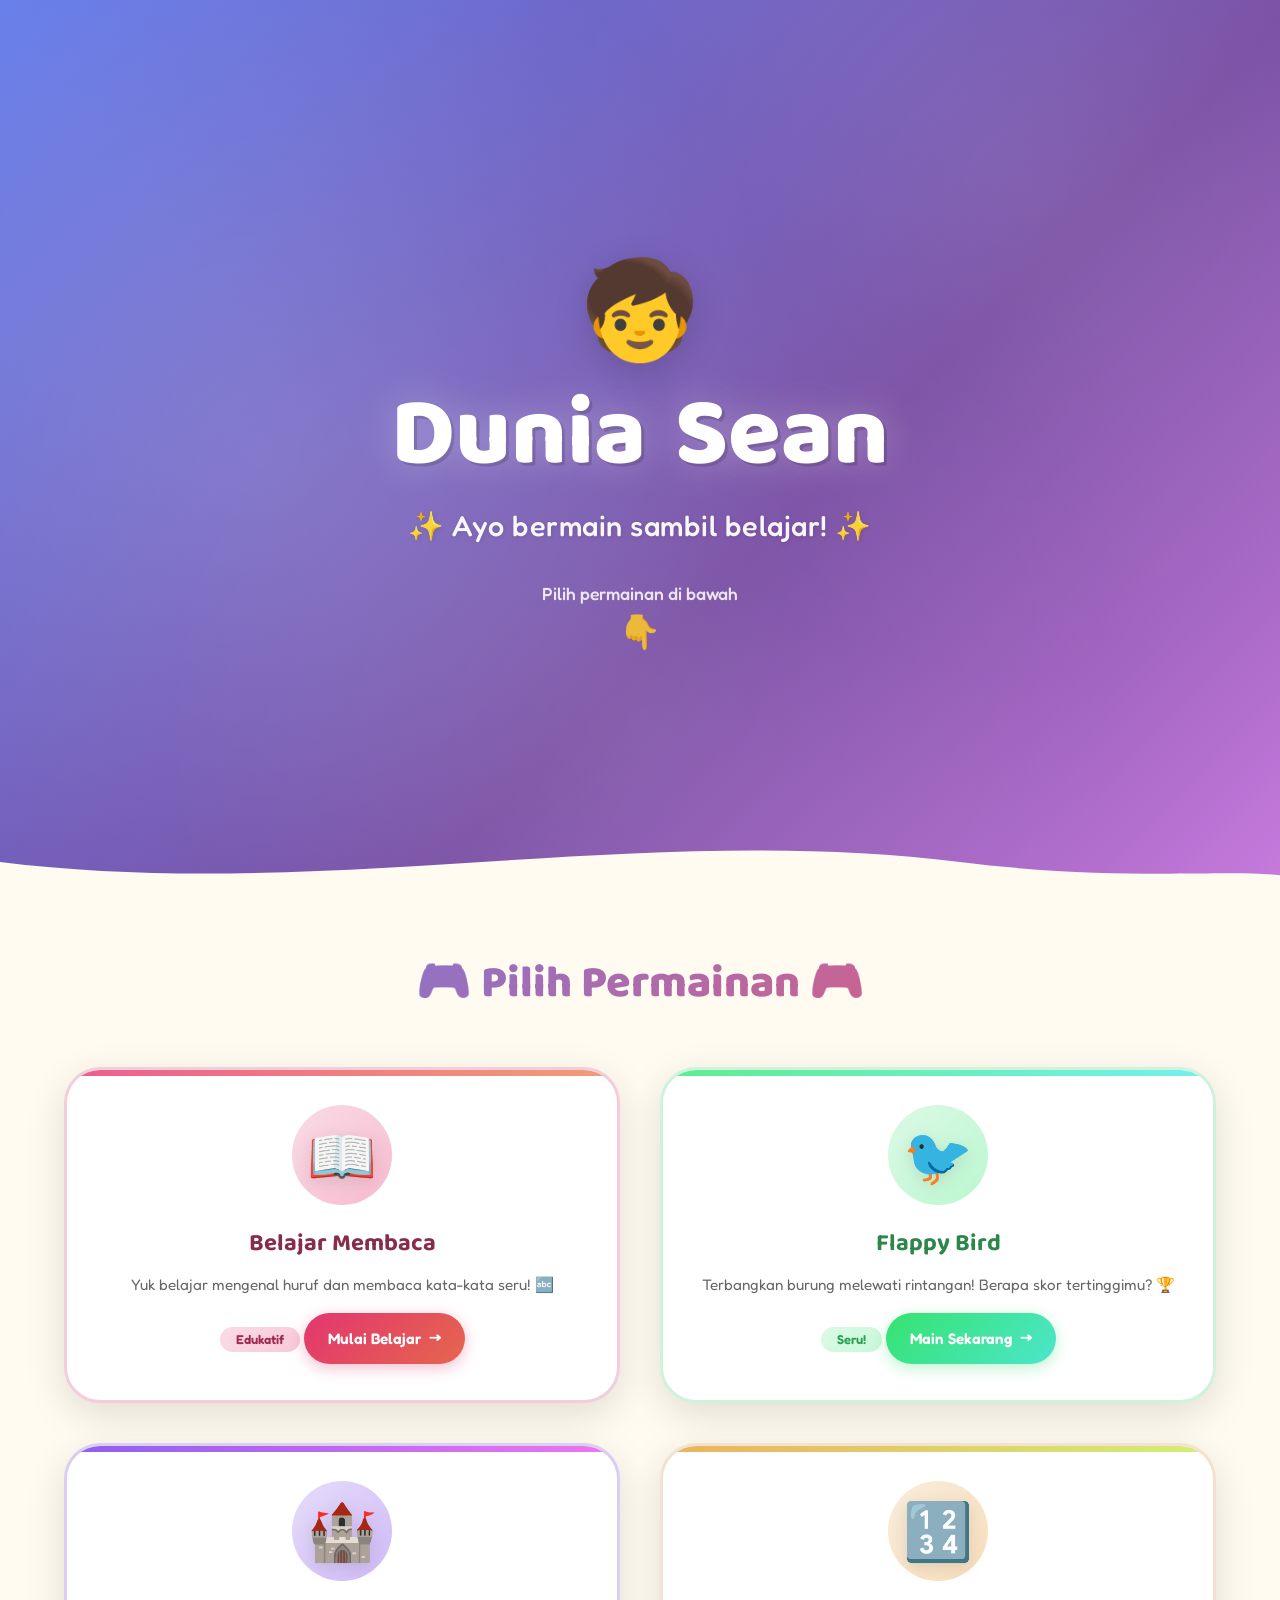
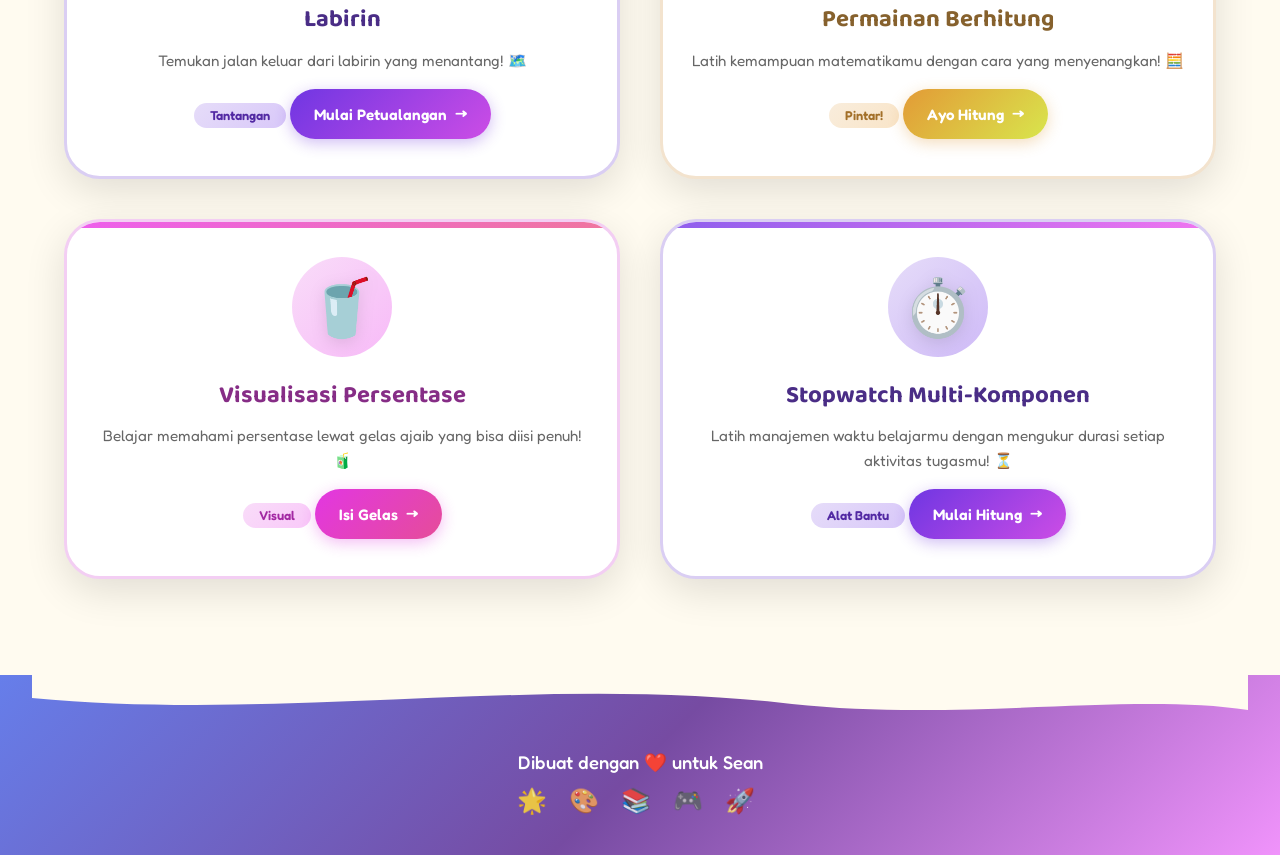
<file: index.html>
<!DOCTYPE html>
<html lang="id">
<head>
    <meta charset="UTF-8">
    <meta name="viewport" content="width=device-width, initial-scale=1.0">
    <meta name="description" content="Dunia Sean - Kumpulan permainan edukatif dan menyenangkan untuk anak-anak. Belajar membaca, berhitung, dan bermain!">
    <title>🌈 Dunia Sean - Bermain & Belajar!</title>
    <link rel="preconnect" href="https://fonts.googleapis.com">
    <link rel="preconnect" href="https://fonts.gstatic.com" crossorigin>
    <link href="https://fonts.googleapis.com/css2?family=Fredoka:wght@400;500;600;700&family=Baloo+2:wght@400;600;700;800&display=swap" rel="stylesheet">
    <link rel="stylesheet" href="style.css">
</head>
<body>
    <!-- Floating decorations -->
    <div class="floating-decorations" aria-hidden="true">
        <span class="float-item" style="--delay: 0s; --x: 5%; --size: 2.2rem;">⭐</span>
        <span class="float-item" style="--delay: 1.5s; --x: 15%; --size: 1.8rem;">🌟</span>
        <span class="float-item" style="--delay: 3s; --x: 25%; --size: 2.5rem;">☁️</span>
        <span class="float-item" style="--delay: 0.8s; --x: 35%; --size: 1.5rem;">✨</span>
        <span class="float-item" style="--delay: 2.2s; --x: 50%; --size: 2rem;">🦋</span>
        <span class="float-item" style="--delay: 4s; --x: 60%; --size: 2.8rem;">🌈</span>
        <span class="float-item" style="--delay: 1s; --x: 72%; --size: 1.6rem;">💫</span>
        <span class="float-item" style="--delay: 3.5s; --x: 82%; --size: 2.3rem;">☁️</span>
        <span class="float-item" style="--delay: 2.8s; --x: 92%; --size: 1.9rem;">⏱️</span>
        <span class="float-item" style="--delay: 5s; --x: 45%; --size: 2rem;">🎈</span>
        <span class="float-item" style="--delay: 4.5s; --x: 78%; --size: 1.7rem;">🌸</span>
        <span class="float-item" style="--delay: 1.2s; --x: 8%; --size: 2.1rem;">⏳</span>
    </div>

    <!-- Header -->
    <header class="hero" id="hero">
        <div class="hero-content">
            <div class="hero-mascot" id="hero-mascot">🧒</div>
            <h1 class="hero-title">
                <span class="title-line">
                    <span class="letter" style="--hue: 0;">D</span><span class="letter" style="--hue: 30;">u</span><span class="letter" style="--hue: 50;">n</span><span class="letter" style="--hue: 80;">i</span><span class="letter" style="--hue: 110;">a</span>
                    <span class="letter space">&nbsp;</span>
                    <span class="letter" style="--hue: 180;">S</span><span class="letter" style="--hue: 210;">e</span><span class="letter" style="--hue: 240;">a</span><span class="letter" style="--hue: 280;">n</span>
                </span>
            </h1>
            <p class="hero-subtitle">✨ Ayo bermain sambil belajar! ✨</p>
            <div class="scroll-hint" id="scroll-hint">
                <span>Pilih permainan di bawah</span>
                <div class="bounce-arrow">👇</div>
            </div>
        </div>
        <div class="hero-wave">
            <svg viewBox="0 0 1440 120" preserveAspectRatio="none">
                <path d="M0,60 C360,120 720,0 1080,60 C1260,90 1380,70 1440,80 L1440,120 L0,120 Z" fill="#fffbf0"/>
            </svg>
        </div>
    </header>

    <!-- Main content -->
    <main class="games-section" id="games-section">
        <div class="section-title-wrapper">
            <h2 class="section-title">🎮 Pilih Permainan 🎮</h2>
        </div>

        <div class="games-grid" id="games-grid">
            <!-- Belajar Membaca -->
            <a href="belajar-membaca/index.html" class="game-card" id="card-membaca" style="--card-hue: 340; --card-accent: #ff6b9d;">
                <div class="card-glow"></div>
                <div class="card-inner">
                    <div class="card-icon-wrapper">
                        <div class="card-icon-bg"></div>
                        <span class="card-icon">📖</span>
                        <div class="card-sparkles">
                            <span class="sparkle" style="--i:0;">✦</span>
                            <span class="sparkle" style="--i:1;">✦</span>
                            <span class="sparkle" style="--i:2;">✦</span>
                            <span class="sparkle" style="--i:3;">✦</span>
                        </div>
                    </div>
                    <h3 class="card-title">Belajar Membaca</h3>
                    <p class="card-desc">Yuk belajar mengenal huruf dan membaca kata-kata seru! 🔤</p>
                    <div class="card-badge">Edukatif</div>
                    <div class="card-action">
                        <span>Mulai Belajar</span>
                        <span class="action-arrow">→</span>
                    </div>
                </div>
            </a>

            <!-- Flappy Bird -->
            <a href="flappy-bird/index.html" class="game-card" id="card-flappy" style="--card-hue: 140; --card-accent: #4ecdc4;">
                <div class="card-glow"></div>
                <div class="card-inner">
                    <div class="card-icon-wrapper">
                        <div class="card-icon-bg"></div>
                        <span class="card-icon">🐦</span>
                        <div class="card-sparkles">
                            <span class="sparkle" style="--i:0;">✦</span>
                            <span class="sparkle" style="--i:1;">✦</span>
                            <span class="sparkle" style="--i:2;">✦</span>
                            <span class="sparkle" style="--i:3;">✦</span>
                        </div>
                    </div>
                    <h3 class="card-title">Flappy Bird</h3>
                    <p class="card-desc">Terbangkan burung melewati rintangan! Berapa skor tertinggimu? 🏆</p>
                    <div class="card-badge">Seru!</div>
                    <div class="card-action">
                        <span>Main Sekarang</span>
                        <span class="action-arrow">→</span>
                    </div>
                </div>
            </a>

            <!-- Labirin -->
            <a href="labirin/index.html" class="game-card" id="card-labirin" style="--card-hue: 260; --card-accent: #a78bfa;">
                <div class="card-glow"></div>
                <div class="card-inner">
                    <div class="card-icon-wrapper">
                        <div class="card-icon-bg"></div>
                        <span class="card-icon">🏰</span>
                        <div class="card-sparkles">
                            <span class="sparkle" style="--i:0;">✦</span>
                            <span class="sparkle" style="--i:1;">✦</span>
                            <span class="sparkle" style="--i:2;">✦</span>
                            <span class="sparkle" style="--i:3;">✦</span>
                        </div>
                    </div>
                    <h3 class="card-title">Labirin</h3>
                    <p class="card-desc">Temukan jalan keluar dari labirin yang menantang! 🗺️</p>
                    <div class="card-badge">Tantangan</div>
                    <div class="card-action">
                        <span>Mulai Petualangan</span>
                        <span class="action-arrow">→</span>
                    </div>
                </div>
            </a>

            <!-- Permainan Berhitung -->
            <a href="permainan-berhitung/index.html" class="game-card" id="card-berhitung" style="--card-hue: 35; --card-accent: #f59e0b;">
                <div class="card-glow"></div>
                <div class="card-inner">
                    <div class="card-icon-wrapper">
                        <div class="card-icon-bg"></div>
                        <span class="card-icon">🔢</span>
                        <div class="card-sparkles">
                            <span class="sparkle" style="--i:0;">✦</span>
                            <span class="sparkle" style="--i:1;">✦</span>
                            <span class="sparkle" style="--i:2;">✦</span>
                            <span class="sparkle" style="--i:3;">✦</span>
                        </div>
                    </div>
                    <h3 class="card-title">Permainan Berhitung</h3>
                    <p class="card-desc">Latih kemampuan matematikamu dengan cara yang menyenangkan! 🧮</p>
                    <div class="card-badge">Pintar!</div>
                    <div class="card-action">
                        <span>Ayo Hitung</span>
                        <span class="action-arrow">→</span>
                    </div>
                </div>
            </a>

            <!-- Visualisasi Persentase -->
            <a href="persentase/index.html" class="game-card" id="card-persentase" style="--card-hue: 300; --card-accent: #d946ef;">
                <div class="card-glow"></div>
                <div class="card-inner">
                    <div class="card-icon-wrapper">
                        <div class="card-icon-bg"></div>
                        <span class="card-icon">🥤</span>
                        <div class="card-sparkles">
                            <span class="sparkle" style="--i:0;">✦</span>
                            <span class="sparkle" style="--i:1;">✦</span>
                            <span class="sparkle" style="--i:2;">✦</span>
                            <span class="sparkle" style="--i:3;">✦</span>
                        </div>
                    </div>
                    <h3 class="card-title">Visualisasi Persentase</h3>
                    <p class="card-desc">Belajar memahami persentase lewat gelas ajaib yang bisa diisi penuh! 🧃</p>
                    <div class="card-badge">Visual</div>
                    <div class="card-action">
                        <span>Isi Gelas</span>
                        <span class="action-arrow">→</span>
                    </div>
                </div>
            </a>

            <!-- Stopwatch Multi-Komponen -->
            <a href="stopwatch/index.html" class="game-card" id="card-stopwatch" style="--card-hue: 260; --card-accent: #6c5ce7;">
                <div class="card-glow"></div>
                <div class="card-inner">
                    <div class="card-icon-wrapper">
                        <div class="card-icon-bg"></div>
                        <span class="card-icon">⏱️</span>
                        <div class="card-sparkles">
                            <span class="sparkle" style="--i:0;">✦</span>
                            <span class="sparkle" style="--i:1;">✦</span>
                            <span class="sparkle" style="--i:2;">✦</span>
                            <span class="sparkle" style="--i:3;">✦</span>
                        </div>
                    </div>
                    <h3 class="card-title">Stopwatch Multi-Komponen</h3>
                    <p class="card-desc">Latih manajemen waktu belajarmu dengan mengukur durasi setiap aktivitas tugasmu! ⏳</p>
                    <div class="card-badge">Alat Bantu</div>
                    <div class="card-action">
                        <span>Mulai Hitung</span>
                        <span class="action-arrow">→</span>
                    </div>
                </div>
            </a>
        </div>
    </main>

    <!-- Footer -->
    <footer class="footer" id="footer">
        <div class="footer-wave">
            <svg viewBox="0 0 1440 100" preserveAspectRatio="none">
                <path d="M0,40 C300,80 600,0 900,50 C1100,80 1300,30 1440,60 L1440,0 L0,0 Z" fill="#fffbf0"/>
            </svg>
        </div>
        <div class="footer-content">
            <p class="footer-text">
                Dibuat dengan <span class="heart">❤️</span> untuk Sean
            </p>
            <p class="footer-emoji">🌟 🎨 📚 🎮 🚀</p>
        </div>
    </footer>

    <script src="script.js"></script>
</body>
</html>
</file>
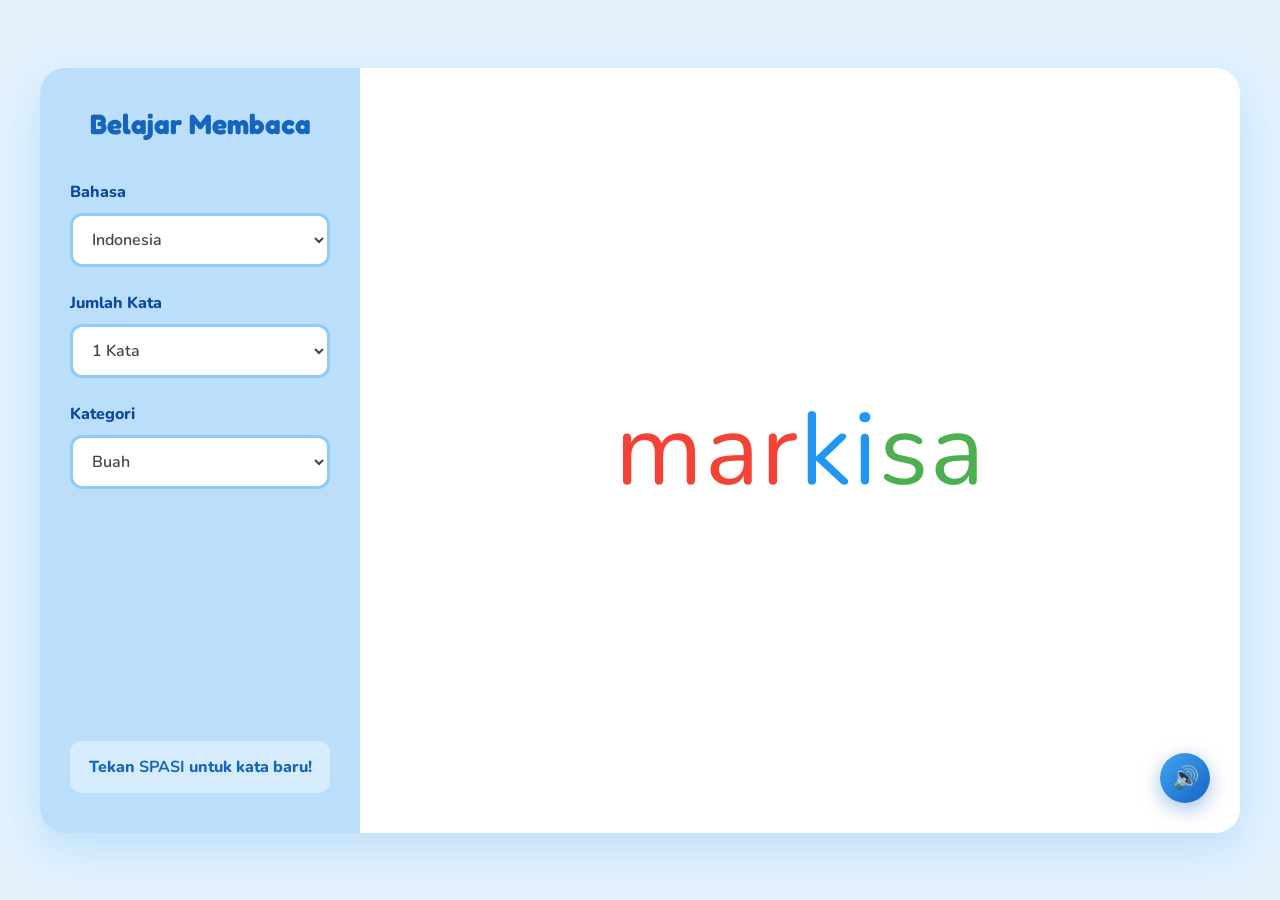
<file: belajar-membaca/index.html>
<!DOCTYPE html>
<html lang="id">
<head>
    <meta charset="UTF-8">
    <meta name="viewport" content="width=device-width, initial-scale=1.0">
    <title>Belajar Membaca</title>
    <link rel="stylesheet" href="style.css">
    <link href="https://fonts.googleapis.com/css2?family=Fredoka+One&family=Nunito:wght@600;800&display=swap" rel="stylesheet">
</head>
<body>
    <div class="app-container">
        <aside class="sidebar">
            <h1>Belajar Membaca</h1>
            
            <div class="setting-group">
                <label for="lang-select">Bahasa</label>
                <select id="lang-select">
                    <option value="indonesia">Indonesia</option>
                    <option value="inggris">Inggris</option>
                </select>
            </div>

            <div class="setting-group">
                <label for="count-select">Jumlah Kata</label>
                <select id="count-select">
                    <option value="1">1 Kata</option>
                    <option value="2">2 Kata</option>
                </select>
            </div>

            <div class="setting-group">
                <label for="category-select">Kategori</label>
                <select id="category-select">
                    <option value="buah">Buah</option>
                    <option value="sayur">Sayur</option>
                    <option value="hewan">Hewan</option>
                    <option value="negara">Nama Negara</option>
                </select>
            </div>
            
            <p class="hint">Tekan <strong>SPASI</strong> untuk kata baru!</p>
        </aside>

        <main class="reading-area">
            <div id="word-display" class="word-display">
                <!-- Words will be injected here -->
            </div>
            <p class="mobile-hint">Ketuk layar untuk kata baru!</p>
            <button id="speak-btn" class="speak-btn" title="Baca kata">
                🔊
            </button>
        </main>
    </div>

    <script src="data.js"></script>
    <script src="script.js"></script>
</body>
</html>
</file>
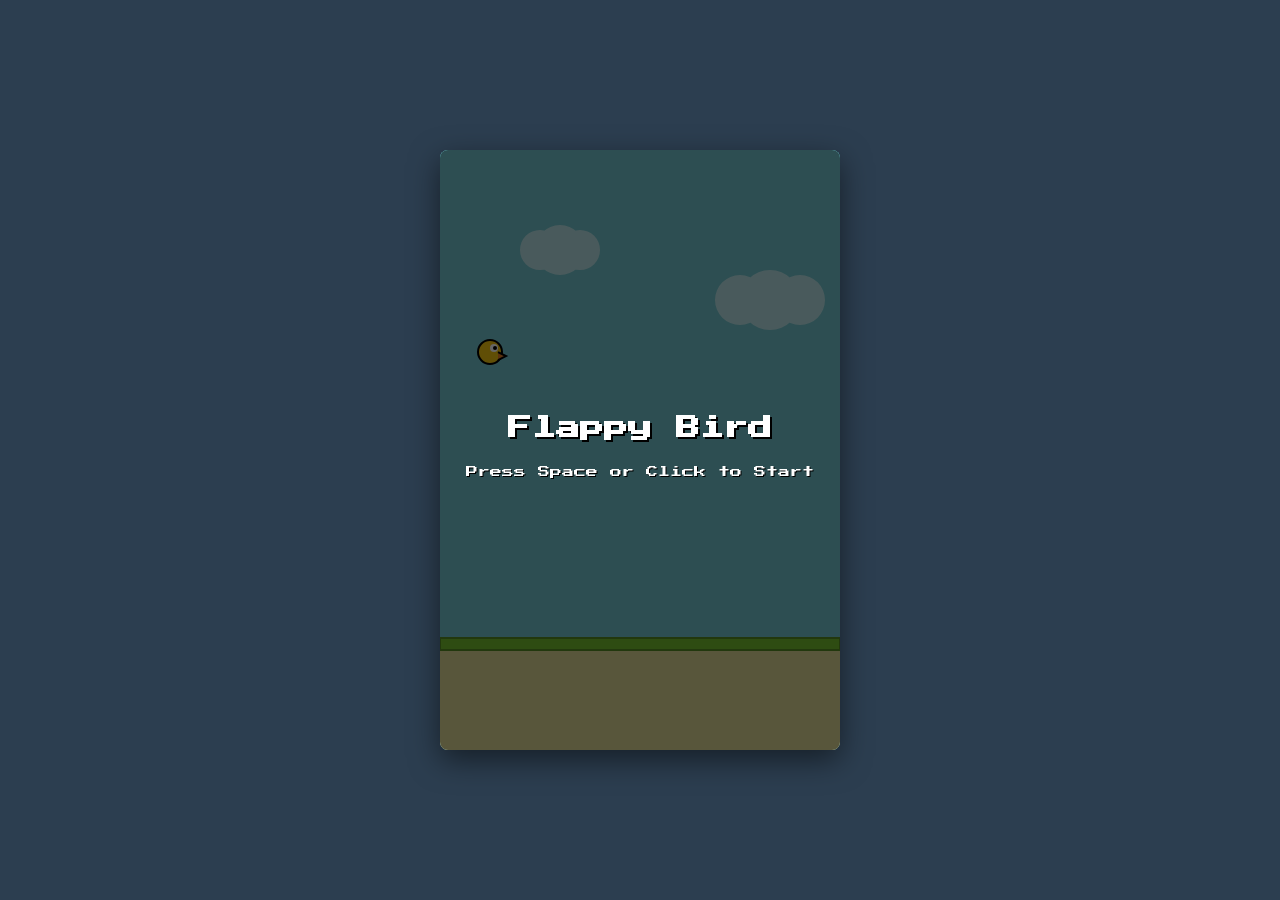
<file: flappy-bird/index.html>
<!DOCTYPE html>
<html lang="en">
<head>
    <meta charset="UTF-8">
    <meta name="viewport" content="width=device-width, initial-scale=1.0">
    <title>Flappy Bird Clone</title>
    <link rel="stylesheet" href="style.css">
    <link href="https://fonts.googleapis.com/css2?family=Press+Start+2P&display=swap" rel="stylesheet">
</head>
<body>
    <div id="game-container">
        <canvas id="gameCanvas" width="400" height="600"></canvas>
        <div id="ui-layer">
            <div id="start-screen" class="screen">
                <h1>Flappy Bird</h1>
                <p>Press Space or Click to Start</p>
            </div>
            <div id="game-over-screen" class="screen hidden">
                <h1>Game Over</h1>
                <p>Score: <span id="final-score">0</span></p>
                <p>Best: <span id="best-score">0</span></p>
                <button id="restart-btn">Restart</button>
            </div>
            <div id="score-display" class="hidden">0</div>
        </div>
    </div>
    <script src="script.js"></script>
</body>
</html>
</file>
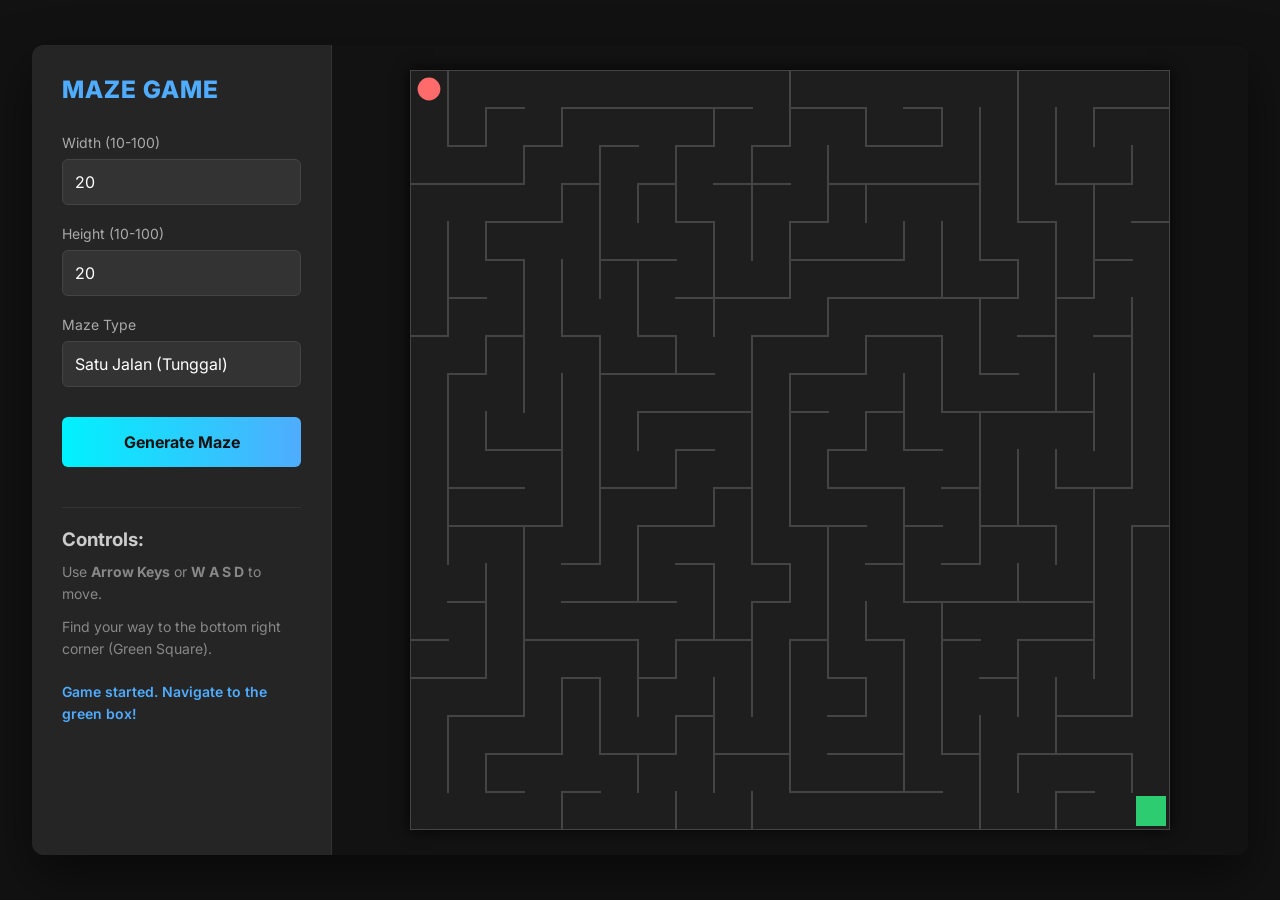
<file: labirin/index.html>
<!DOCTYPE html>
<html lang="en">
<head>
    <meta charset="UTF-8">
    <meta name="viewport" content="width=device-width, initial-scale=1.0">
    <title>Maze Generator & Navigator</title>
    <link rel="stylesheet" href="style.css">
    <link href="https://fonts.googleapis.com/css2?family=Inter:wght@400;600;800&display=swap" rel="stylesheet">
</head>
<body>
    <div class="container">
        <div class="sidebar">
            <h1>Maze Game</h1>
            <div class="control-group">
                <label for="maze-width">Width (10-100)</label>
                <input type="number" id="maze-width" value="20" min="10" max="100">
            </div>
            <div class="control-group">
                <label for="maze-height">Height (10-100)</label>
                <input type="number" id="maze-height" value="20" min="10" max="100">
            </div>
            <div class="control-group">
                <label for="maze-type">Maze Type</label>
                <select id="maze-type">
                    <option value="perfect">Satu Jalan (Tunggal)</option>
                    <option value="multiple">Banyak Jalan (Multiple)</option>
                </select>
            </div>
            <button id="generate-btn">Generate Maze</button>
            <div class="instructions">
                <h3>Controls:</h3>
                <p>Use <strong>Arrow Keys</strong> or <strong>W A S D</strong> to move.</p>
                <p>Find your way to the bottom right corner (Green Square).</p>
                <p id="status-message">Ready to play.</p>
            </div>
        </div>
        <div class="game-area">
            <canvas id="maze-canvas"></canvas>
            
            <div id="win-modal" class="modal hidden">
                <div class="modal-content">
                    <h2>Congratulations! 🎉</h2>
                    <p>You have solved the maze!</p>
                    <button id="play-again-btn">Play Again</button>
                </div>
            </div>
        </div>
    </div>

    <!-- Mobile D-pad controls -->
    <div class="mobile-controls" id="mobile-controls">
        <div class="dpad">
            <div class="dpad-placeholder"></div>
            <button class="dpad-btn" data-dir="up" aria-label="Up">▲</button>
            <div class="dpad-placeholder"></div>
            <button class="dpad-btn" data-dir="left" aria-label="Left">◄</button>
            <div class="dpad-placeholder"></div>
            <button class="dpad-btn" data-dir="right" aria-label="Right">►</button>
            <div class="dpad-placeholder"></div>
            <button class="dpad-btn" data-dir="down" aria-label="Down">▼</button>
            <div class="dpad-placeholder"></div>
        </div>
    </div>

    <script src="script.js"></script>
</body>
</html>
</file>
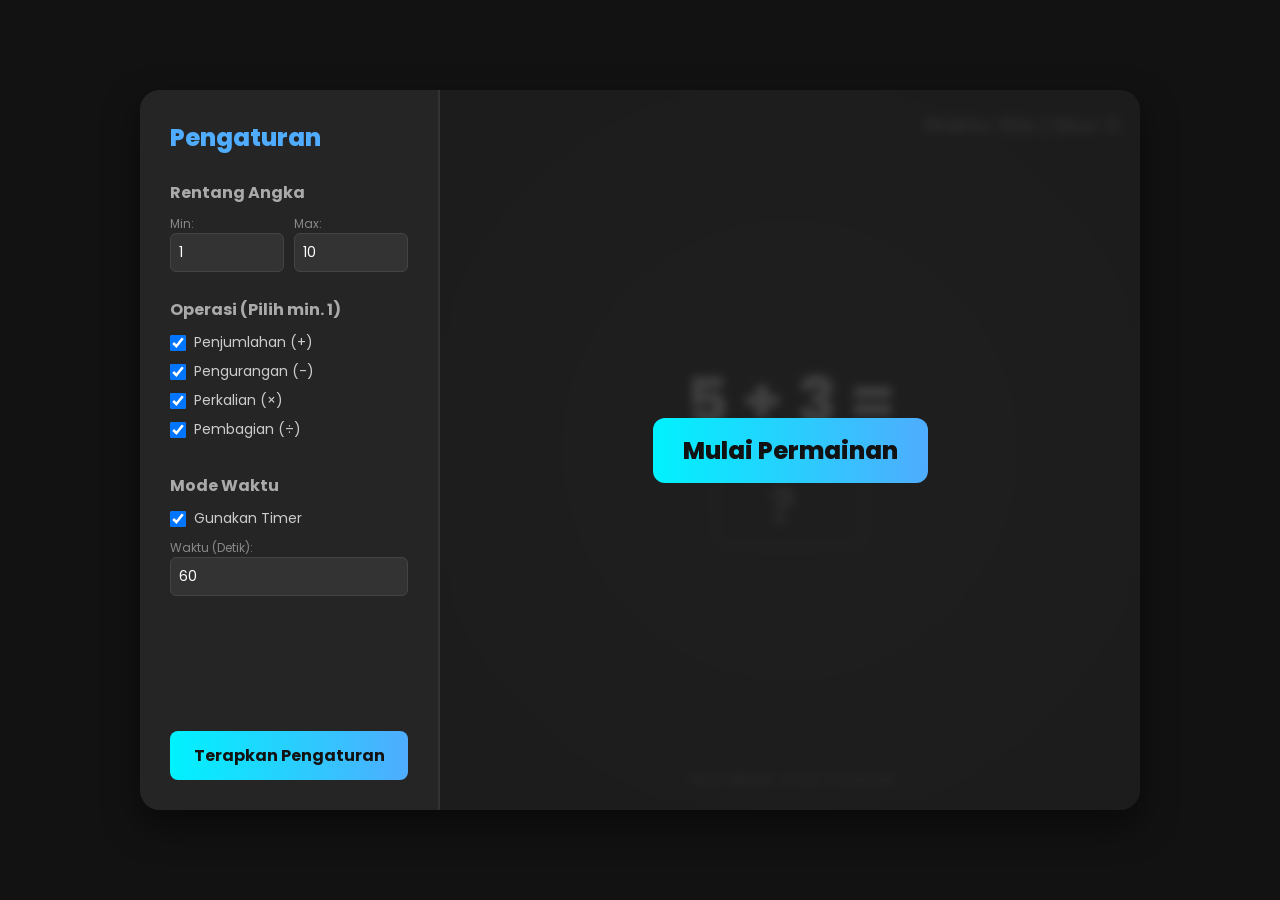
<file: permainan-berhitung/index.html>
<!DOCTYPE html>
<html lang="en">
<head>
    <meta charset="UTF-8">
    <meta name="viewport" content="width=device-width, initial-scale=1.0">
    <title>Permainan Berhitung</title>
    <link rel="stylesheet" href="style.css">
    <link href="https://fonts.googleapis.com/css2?family=Poppins:wght@400;600;800&display=swap" rel="stylesheet">
</head>
<body>
    <div class="container">
        <aside class="sidebar">
            <h2>Pengaturan</h2>
            
            <div class="setting-group">
                <h3>Rentang Angka</h3>
                <div class="range-inputs">
                    <div>
                        <label for="min-num">Min:</label>
                        <input type="number" id="min-num" value="1">
                    </div>
                    <div>
                        <label for="max-num">Max:</label>
                        <input type="number" id="max-num" value="10">
                    </div>
                </div>
            </div>

            <div class="setting-group">
                <h3>Operasi (Pilih min. 1)</h3>
                <label class="checkbox-label">
                    <input type="checkbox" id="op-add" value="add" checked> Penjumlahan (+)
                </label>
                <label class="checkbox-label">
                    <input type="checkbox" id="op-sub" value="sub" checked> Pengurangan (-)
                </label>
                <label class="checkbox-label">
                    <input type="checkbox" id="op-mul" value="mul" checked> Perkalian (×)
                </label>
                <label class="checkbox-label">
                    <input type="checkbox" id="op-div" value="div" checked> Pembagian (÷)
                </label>
                <p id="op-error" class="error-text hidden">Pilih minimal 1 operasi!</p>
            </div>

            <div class="setting-group">
                <h3>Mode Waktu</h3>
                <label class="checkbox-label">
                    <input type="checkbox" id="use-timer" checked> Gunakan Timer
                </label>
                <div id="timer-input-group" class="range-inputs" style="margin-top: 10px;">
                    <div>
                        <label for="timer-sec">Waktu (Detik):</label>
                        <input type="number" id="timer-sec" value="60">
                    </div>
                </div>
            </div>

            <button id="apply-settings-btn">Terapkan Pengaturan</button>
        </aside>

        <main class="game-area">
            <div id="start-overlay" class="overlay">
                <button id="start-btn" class="big-btn">Mulai Permainan</button>
            </div>
            
            <div id="game-over-modal" class="modal hidden">
                <div class="modal-content">
                    <h2>Waktu Habis!</h2>
                    <p>Skor Akhir Anda:</p>
                    <h1 id="final-score">0</h1>
                    <button id="restart-btn" class="big-btn">Main Lagi</button>
                </div>
            </div>

            <div class="score-board">
                <span id="timer-display">Waktu: <span id="time-left">60</span>s | </span>
                <span>Skor: <span id="score">0</span></span>
            </div>
            
            <div class="problem-container">
                <div id="equation" class="equation">
                    <span id="num1">5</span>
                    <span id="operator">+</span>
                    <span id="num2">3</span>
                    <span>=</span>
                </div>
                <input type="number" id="answer-input" autocomplete="off" placeholder="?">
            </div>
            
            <p id="feedback-msg" class="feedback-msg hidden">Benar!</p>
            <p class="hint-text">Tekan <strong>Enter</strong> untuk menjawab</p>
        </main>
    </div>

    <script src="script.js"></script>
</body>
</html>
</file>
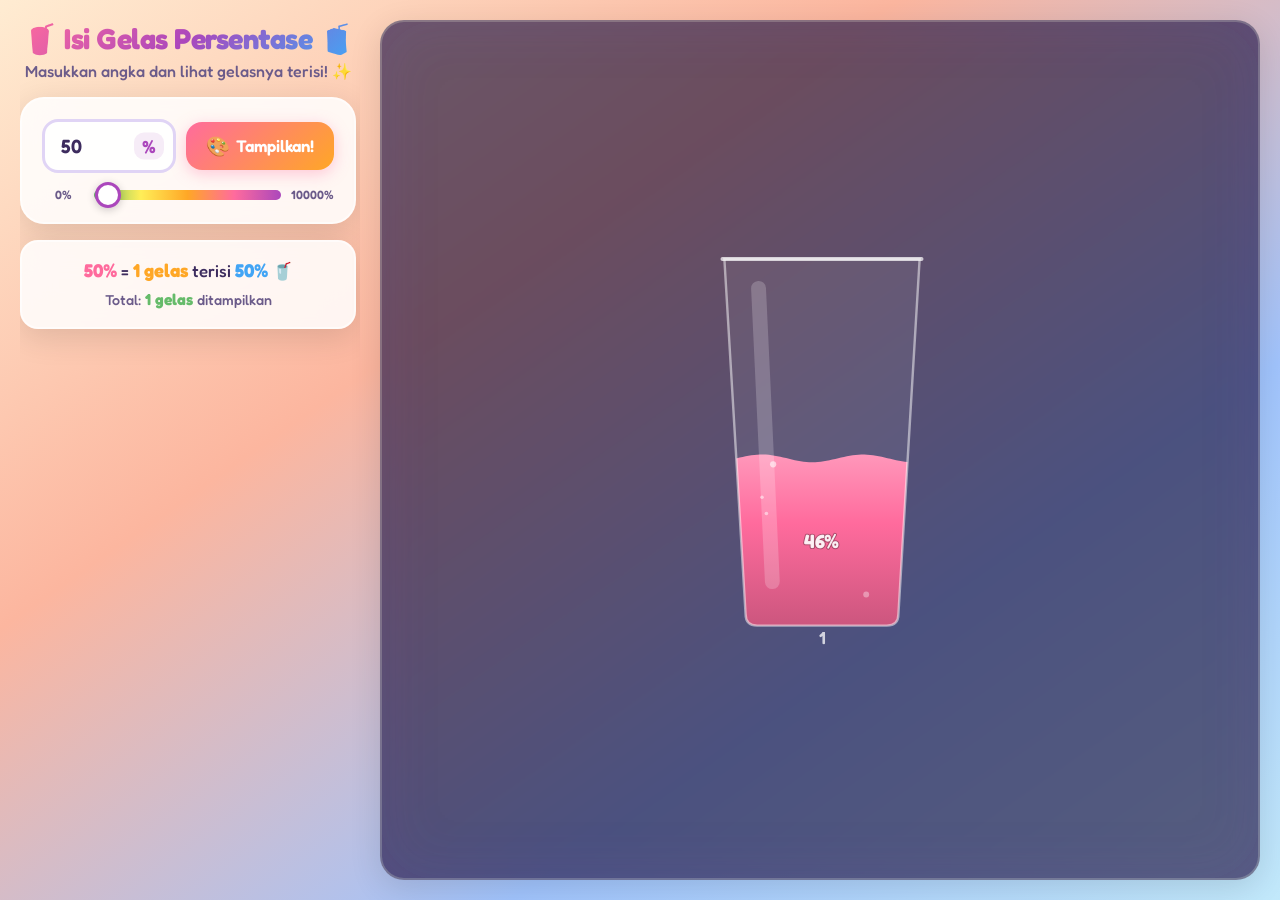
<file: persentase/index.html>
<!DOCTYPE html>
<html lang="id">
<head>
    <meta charset="UTF-8">
    <meta name="viewport" content="width=device-width, initial-scale=1.0">
    <title>Visualisasi Persentase - Isi Gelas 🥤</title>
    <meta name="description" content="Aplikasi interaktif untuk anak-anak: visualisasi persentase dalam bentuk isi gelas yang menyenangkan!">
    <link rel="preconnect" href="https://fonts.googleapis.com">
    <link rel="preconnect" href="https://fonts.gstatic.com" crossorigin>
    <link href="https://fonts.googleapis.com/css2?family=Fredoka:wght@400;500;600;700&display=swap" rel="stylesheet">
    <link rel="stylesheet" href="style.css">
</head>
<body>
    <!-- Floating background decorations -->
    <div class="decorations" id="decorations"></div>

    <div class="app-container">
        <aside class="left-panel">
            <header class="app-header">
                <h1 id="main-title">🥤 Isi Gelas Persentase 🧃</h1>
                <p class="subtitle">Masukkan angka dan lihat gelasnya terisi! ✨</p>
            </header>

            <section class="input-section" id="input-section">
                <div class="input-row">
                    <div class="input-group">
                        <input 
                            type="number" 
                            id="percentInput" 
                            min="0" 
                            max="10000" 
                            value="50" 
                            placeholder="0 - 10000"
                            aria-label="Masukkan persentase"
                        >
                        <span class="percent-badge">%</span>
                    </div>
                    <button id="showBtn" onclick="visualize()">
                        <span class="btn-icon">🎨</span>
                        <span class="btn-text">Tampilkan!</span>
                    </button>
                </div>
                <div class="slider-wrapper">
                    <span class="slider-label">0%</span>
                    <input 
                        type="range" 
                        id="percentSlider" 
                        min="0" 
                        max="10000" 
                        value="50"
                        aria-label="Geser untuk memilih persentase"
                    >
                    <span class="slider-label">10000%</span>
                </div>
            </section>

            <div class="info-display" id="infoDisplay"></div>
        </aside>

        <main class="right-panel">
            <section class="canvas-section" id="canvas-section">
                <canvas id="glassCanvas"></canvas>
            </section>
        </main>
    </div>

    <script src="script.js"></script>
</body>
</html>
</file>
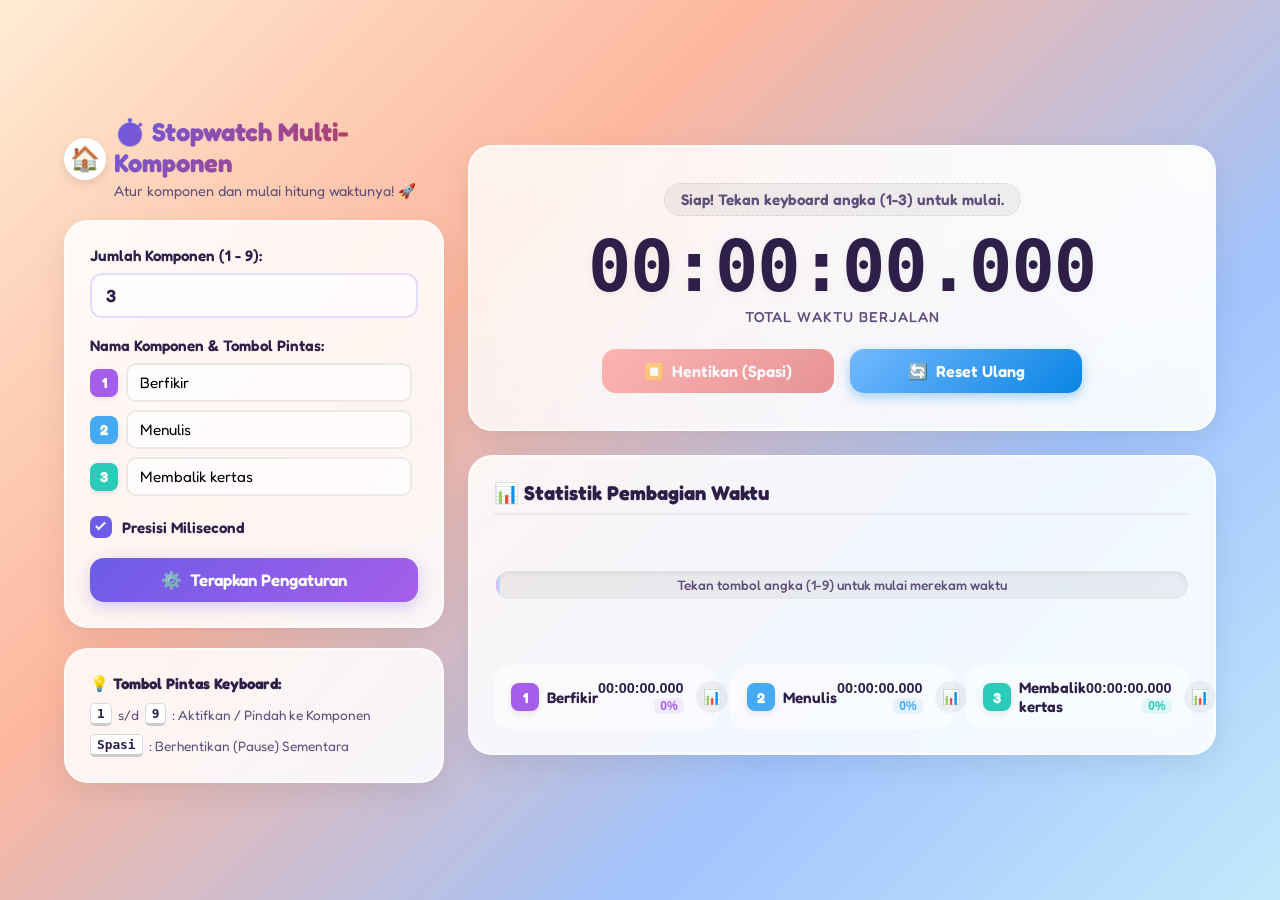
<file: stopwatch/index.html>
<!DOCTYPE html>
<html lang="id">
<head>
    <meta charset="UTF-8">
    <meta name="viewport" content="width=device-width, initial-scale=1.0">
    <title>⏱️ Stopwatch Multi-Komponen - Dunia Sean</title>
    <meta name="description" content="Stopwatch interaktif untuk mengukur waktu per aktivitas atau komponen secara presisi. Sangat cocok untuk memantau waktu belajar dan tugas.">
    
    <!-- Google Fonts -->
    <link rel="preconnect" href="https://fonts.googleapis.com">
    <link rel="preconnect" href="https://fonts.gstatic.com" crossorigin>
    <link href="https://fonts.googleapis.com/css2?family=Fredoka:wght@400;500;600;700&family=Baloo+2:wght@500;600;700;800&display=swap" rel="stylesheet">
    
    <!-- Link Stylesheet -->
    <link rel="stylesheet" href="style.css">
</head>
<body>
    <!-- Background Decor -->
    <div class="decorations" id="decorations">
        <span class="float-item" style="--delay: 0s; --x: 8%; --size: 2rem;">⏱️</span>
        <span class="float-item" style="--delay: 2s; --x: 85%; --size: 2.5rem;">⏳</span>
        <span class="float-item" style="--delay: 4s; --x: 70%; --size: 1.8rem;">✨</span>
        <span class="float-item" style="--delay: 1s; --x: 20%; --size: 1.5rem;">⚡</span>
        <span class="float-item" style="--delay: 3s; --x: 90%; --size: 2.2rem;">🎈</span>
    </div>

    <!-- Main Container -->
    <div class="app-container">
        <!-- LEFT PANEL: Settings -->
        <aside class="left-panel">
            <header class="app-header">
                <a href="../index.html" class="back-home-btn" title="Kembali ke Beranda">🏠</a>
                <h1 id="main-title">⏱️ Stopwatch Multi-Komponen</h1>
                <p class="subtitle">Atur komponen dan mulai hitung waktunya! 🚀</p>
            </header>

            <section class="settings-card">
                <div class="setting-group">
                    <label for="comp-count" class="setting-label">Jumlah Komponen (1 - 9):</label>
                    <div class="count-input-wrapper">
                        <input type="number" id="comp-count" min="1" max="9" value="3">
                    </div>
                </div>

                <div class="setting-group">
                    <label class="setting-label">Nama Komponen & Tombol Pintas:</label>
                    <div id="components-inputs-container" class="inputs-container">
                        <!-- Dynamic inputs will be generated here -->
                    </div>
                </div>

                <div class="setting-group checkbox-group">
                    <label class="checkbox-label" for="precision-ms">
                        <input type="checkbox" id="precision-ms" checked>
                        <span class="checkbox-custom"></span>
                        <span class="checkbox-text">Presisi Milisecond</span>
                    </label>
                </div>

                <button id="apply-settings-btn" class="primary-btn">
                    <span class="btn-icon">⚙️</span>
                    <span class="btn-text">Terapkan Pengaturan</span>
                </button>
            </section>

            <!-- Shortcuts Info -->
            <section class="info-card">
                <h3>💡 Tombol Pintas Keyboard:</h3>
                <ul class="shortcuts-list">
                    <li><kbd>1</kbd> s/d <kbd>9</kbd> : Aktifkan / Pindah ke Komponen</li>
                    <li><kbd>Spasi</kbd> : Berhentikan (Pause) Sementara</li>
                </ul>
            </section>
        </aside>

        <!-- RIGHT PANEL: Timer & Stats -->
        <main class="right-panel">
            <!-- Clock Screen -->
            <section class="clock-display-card">
                <div class="active-badge" id="active-component-badge">
                    Menunggu Dimulai...
                </div>
                <div class="main-timer" id="total-time-display">00:00:00.000</div>
                <div class="timer-label">Total Waktu Berjalan</div>

                <!-- Clock controls -->
                <div class="control-actions">
                    <button id="stop-timer-btn" class="control-btn stop-btn" disabled>
                        <span class="btn-icon">⏹️</span> Hentikan (Spasi)
                    </button>
                    <button id="reset-timer-btn" class="control-btn reset-btn">
                        <span class="btn-icon">🔄</span> Reset Ulang
                    </button>
                </div>
            </section>

            <!-- Statistics Card -->
            <section class="stats-card">
                <h2 class="section-title">📊 Statistik Pembagian Waktu</h2>
                
                <div class="stacked-bar-wrapper" id="stacked-bar-wrapper">
                    <!-- Labels above the bar -->
                    <div class="stacked-labels-row" id="stacked-labels-row"></div>
                    
                    <!-- The single horizontal bar -->
                    <div class="stacked-progress-track" id="stacked-progress-track">
                        <!-- Segments will be rendered here -->
                        <div class="stacked-bar-placeholder" id="stacked-bar-placeholder">
                            Tekan tombol angka (1-9) untuk mulai merekam waktu
                        </div>
                    </div>
                    
                    <!-- Times below the bar -->
                    <div class="stacked-times-row" id="stacked-times-row"></div>
                </div>

                <!-- Detailed list grid -->
                <div class="legend-grid" id="legend-grid"></div>
            </section>
        </main>
    </div>

    <!-- Component Details Modal -->
    <div class="modal-overlay" id="details-modal">
        <div class="modal-content">
            <button class="modal-close-btn" id="close-modal-btn">&times;</button>
            <div class="modal-header">
                <h2 id="modal-title">📊 Detail Komponen</h2>
                <div class="modal-badge" id="modal-key-badge">1</div>
            </div>
            <div class="modal-body">
                <!-- Stats Summary -->
                <div class="stats-summary-grid">
                    <div class="stat-box">
                        <span class="stat-val" id="stat-min">-</span>
                        <span class="stat-label">Min</span>
                    </div>
                    <div class="stat-box">
                        <span class="stat-val" id="stat-max">-</span>
                        <span class="stat-label">Max</span>
                    </div>
                    <div class="stat-box">
                        <span class="stat-val" id="stat-avg">-</span>
                        <span class="stat-label">Rata-rata</span>
                    </div>
                    <div class="stat-box">
                        <span class="stat-val" id="stat-stdev">-</span>
                        <span class="stat-label">Stdev</span>
                    </div>
                </div>

                <!-- Run Chart -->
                <div class="chart-section">
                    <h3>📈 Tren Waktu per Percobaan (Detik)</h3>
                    <div class="chart-wrapper">
                        <!-- Y-axis labels -->
                        <div class="chart-y-axis" id="chart-y-axis"></div>
                        <!-- Bar chart container -->
                        <div class="custom-bar-chart" id="custom-bar-chart">
                            <!-- Bars will be dynamically inserted here -->
                        </div>
                    </div>
                    <div class="chart-x-label">Urutan Percobaan</div>
                </div>
            </div>
        </div>
    </div>

    <!-- Script File -->
    <script src="script.js"></script>
</body>
</html>
</file>
<file: style.css>
/* ========================================
   🌈 Dunia Sean - Landing Page Styles
   ======================================== */

/* --- Reset & Base --- */
*,
*::before,
*::after {
    margin: 0;
    padding: 0;
    box-sizing: border-box;
}

:root {
    --bg-primary: #fffbf0;
    --bg-hero: linear-gradient(135deg, #667eea 0%, #764ba2 30%, #f093fb 60%, #f5576c 100%);
    --text-dark: #2d1b69;
    --text-light: #fff;
    --shadow-soft: 0 8px 32px rgba(0, 0, 0, 0.08);
    --shadow-card: 0 12px 40px rgba(0, 0, 0, 0.12);
    --shadow-card-hover: 0 20px 60px rgba(0, 0, 0, 0.18);
    --radius-lg: 28px;
    --radius-xl: 36px;
    --transition-bounce: cubic-bezier(0.34, 1.56, 0.64, 1);
}

html {
    scroll-behavior: smooth;
}

body {
    font-family: 'Fredoka', 'Baloo 2', sans-serif;
    background: var(--bg-primary);
    color: var(--text-dark);
    overflow-x: hidden;
    min-height: 100vh;
}

/* --- Floating Decorations --- */
.floating-decorations {
    position: fixed;
    top: 0;
    left: 0;
    width: 100%;
    height: 100%;
    pointer-events: none;
    z-index: 0;
    overflow: hidden;
}

.float-item {
    position: absolute;
    top: -10%;
    left: var(--x);
    font-size: var(--size);
    animation: floatDown 12s var(--delay) infinite linear;
    opacity: 0.3;
    filter: blur(0.5px);
}

@keyframes floatDown {
    0% {
        transform: translateY(-100vh) rotate(0deg);
        opacity: 0;
    }
    10% {
        opacity: 0.3;
    }
    90% {
        opacity: 0.3;
    }
    100% {
        transform: translateY(110vh) rotate(360deg);
        opacity: 0;
    }
}

/* --- Hero Section --- */
.hero {
    position: relative;
    min-height: 100vh;
    display: flex;
    align-items: center;
    justify-content: center;
    background: var(--bg-hero);
    background-size: 200% 200%;
    animation: gradientShift 8s ease infinite;
    overflow: hidden;
    z-index: 1;
}

@keyframes gradientShift {
    0%, 100% { background-position: 0% 50%; }
    50% { background-position: 100% 50%; }
}

.hero::before {
    content: '';
    position: absolute;
    top: 0;
    left: 0;
    right: 0;
    bottom: 0;
    background:
        radial-gradient(circle at 20% 50%, rgba(255, 255, 255, 0.15) 0%, transparent 50%),
        radial-gradient(circle at 80% 20%, rgba(255, 255, 255, 0.1) 0%, transparent 40%),
        radial-gradient(circle at 50% 80%, rgba(255, 255, 255, 0.08) 0%, transparent 50%);
    pointer-events: none;
}

.hero-content {
    text-align: center;
    position: relative;
    z-index: 2;
    padding: 2rem;
}

.hero-mascot {
    font-size: 6rem;
    animation: mascotBounce 2s ease-in-out infinite;
    filter: drop-shadow(0 8px 16px rgba(0,0,0,0.15));
    margin-bottom: 1rem;
}

@keyframes mascotBounce {
    0%, 100% { transform: translateY(0) scale(1); }
    50% { transform: translateY(-20px) scale(1.05); }
}

.hero-title {
    margin-bottom: 1.2rem;
}

.title-line {
    display: inline-flex;
    flex-wrap: wrap;
    justify-content: center;
    gap: 0;
}

.letter {
    display: inline-block;
    font-family: 'Baloo 2', 'Fredoka', sans-serif;
    font-size: clamp(3rem, 8vw, 6rem);
    font-weight: 800;
    color: white;
    text-shadow:
        3px 3px 0 rgba(0,0,0,0.15),
        0 0 40px rgba(255,255,255,0.3);
    animation: letterPop 0.6s var(--transition-bounce) backwards;
    animation-delay: calc(var(--hue) * 5ms);
    cursor: default;
    transition: transform 0.3s var(--transition-bounce);
    line-height: 1.1;
}

.letter:hover {
    transform: scale(1.2) rotate(-5deg);
    text-shadow:
        3px 3px 0 rgba(0,0,0,0.15),
        0 0 60px rgba(255,255,255,0.5);
}

.letter.space {
    width: 0.3em;
}

@keyframes letterPop {
    0% {
        transform: scale(0) rotate(-20deg);
        opacity: 0;
    }
    100% {
        transform: scale(1) rotate(0deg);
        opacity: 1;
    }
}

.hero-subtitle {
    font-size: clamp(1.2rem, 3vw, 1.8rem);
    color: rgba(255, 255, 255, 0.95);
    font-weight: 500;
    letter-spacing: 0.5px;
    text-shadow: 1px 1px 4px rgba(0,0,0,0.1);
    animation: fadeInUp 1s 0.8s backwards;
}

@keyframes fadeInUp {
    from {
        opacity: 0;
        transform: translateY(20px);
    }
    to {
        opacity: 1;
        transform: translateY(0);
    }
}

.scroll-hint {
    margin-top: 2.5rem;
    animation: fadeInUp 1s 1.2s backwards;
    color: rgba(255, 255, 255, 0.85);
    font-size: 1.1rem;
    font-weight: 500;
}

.bounce-arrow {
    font-size: 2rem;
    margin-top: 0.5rem;
    animation: arrowBounce 1.5s ease-in-out infinite;
}

@keyframes arrowBounce {
    0%, 100% { transform: translateY(0); }
    50% { transform: translateY(12px); }
}

.hero-wave {
    position: absolute;
    bottom: -2px;
    left: 0;
    width: 100%;
    z-index: 3;
    line-height: 0;
}

.hero-wave svg {
    width: 100%;
    height: 80px;
}

/* --- Games Section --- */
.games-section {
    position: relative;
    z-index: 1;
    padding: 3rem 1.5rem 4rem;
    max-width: 1200px;
    margin: 0 auto;
}

.section-title-wrapper {
    text-align: center;
    margin-bottom: 3rem;
}

.section-title {
    font-family: 'Baloo 2', sans-serif;
    font-size: clamp(1.8rem, 4vw, 2.8rem);
    font-weight: 800;
    background: linear-gradient(135deg, #667eea, #f5576c, #f59e0b);
    background-size: 200% 200%;
    -webkit-background-clip: text;
    -webkit-text-fill-color: transparent;
    background-clip: text;
    animation: gradientShift 4s ease infinite;
}

.games-grid {
    display: grid;
    grid-template-columns: repeat(auto-fit, minmax(280px, 1fr));
    gap: 2rem;
    perspective: 1000px;
}

/* --- Game Card --- */
.game-card {
    position: relative;
    text-decoration: none;
    color: var(--text-dark);
    border-radius: var(--radius-xl);
    overflow: visible;
    transition: transform 0.4s var(--transition-bounce), box-shadow 0.4s ease;
    animation: cardSlideIn 0.7s var(--transition-bounce) backwards;
    cursor: pointer;
    display: block;
}

.game-card:nth-child(1) { animation-delay: 0.1s; }
.game-card:nth-child(2) { animation-delay: 0.2s; }
.game-card:nth-child(3) { animation-delay: 0.3s; }
.game-card:nth-child(4) { animation-delay: 0.4s; }
.game-card:nth-child(5) { animation-delay: 0.5s; }
.game-card:nth-child(6) { animation-delay: 0.6s; }

@keyframes cardSlideIn {
    from {
        opacity: 0;
        transform: translateY(40px) scale(0.9);
    }
    to {
        opacity: 1;
        transform: translateY(0) scale(1);
    }
}

.game-card:hover {
    transform: translateY(-12px) scale(1.03);
}

.game-card:active {
    transform: translateY(-4px) scale(0.98);
}

/* Card glow effect */
.card-glow {
    position: absolute;
    inset: -3px;
    border-radius: calc(var(--radius-xl) + 3px);
    background: conic-gradient(
        from 0deg,
        hsl(var(--card-hue), 80%, 65%),
        hsl(calc(var(--card-hue) + 60), 80%, 65%),
        hsl(calc(var(--card-hue) + 120), 80%, 65%),
        hsl(var(--card-hue), 80%, 65%)
    );
    opacity: 0;
    transition: opacity 0.4s ease;
    z-index: -1;
    animation: glowSpin 4s linear infinite;
}

@keyframes glowSpin {
    to { filter: hue-rotate(360deg); }
}

.game-card:hover .card-glow {
    opacity: 0.7;
}

.card-inner {
    position: relative;
    background: white;
    border-radius: var(--radius-xl);
    padding: 2.2rem 1.8rem 1.8rem;
    text-align: center;
    box-shadow: var(--shadow-card);
    border: 3px solid hsl(var(--card-hue), 60%, 88%);
    transition: box-shadow 0.4s ease, border-color 0.4s ease;
    overflow: hidden;
}

.game-card:hover .card-inner {
    box-shadow: var(--shadow-card-hover);
    border-color: hsl(var(--card-hue), 70%, 70%);
}

.card-inner::before {
    content: '';
    position: absolute;
    top: 0;
    left: 0;
    right: 0;
    height: 6px;
    background: linear-gradient(
        90deg,
        hsl(var(--card-hue), 80%, 65%),
        hsl(calc(var(--card-hue) + 40), 80%, 70%)
    );
    border-radius: var(--radius-xl) var(--radius-xl) 0 0;
}

/* Card icon */
.card-icon-wrapper {
    position: relative;
    width: 100px;
    height: 100px;
    margin: 0 auto 1.2rem;
    display: flex;
    align-items: center;
    justify-content: center;
}

.card-icon-bg {
    position: absolute;
    inset: 0;
    border-radius: 50%;
    background: linear-gradient(
        135deg,
        hsl(var(--card-hue), 70%, 92%),
        hsl(var(--card-hue), 80%, 85%)
    );
    transition: transform 0.4s var(--transition-bounce);
}

.game-card:hover .card-icon-bg {
    transform: scale(1.1);
}

.card-icon {
    position: relative;
    font-size: 3.5rem;
    z-index: 1;
    transition: transform 0.4s var(--transition-bounce);
    filter: drop-shadow(0 4px 8px rgba(0,0,0,0.1));
}

.game-card:hover .card-icon {
    transform: scale(1.15) rotate(-8deg);
    animation: iconWiggle 0.5s ease-in-out;
}

@keyframes iconWiggle {
    0%, 100% { transform: scale(1.15) rotate(-8deg); }
    25% { transform: scale(1.15) rotate(8deg); }
    50% { transform: scale(1.15) rotate(-5deg); }
    75% { transform: scale(1.15) rotate(5deg); }
}

/* Sparkles around icon */
.card-sparkles {
    position: absolute;
    inset: -10px;
    pointer-events: none;
}

.sparkle {
    position: absolute;
    font-size: 0.8rem;
    color: hsl(var(--card-hue), 80%, 60%);
    opacity: 0;
    transition: opacity 0.3s, transform 0.5s var(--transition-bounce);
}

.sparkle:nth-child(1) { top: 0; left: 50%; }
.sparkle:nth-child(2) { top: 50%; right: 0; }
.sparkle:nth-child(3) { bottom: 0; left: 50%; }
.sparkle:nth-child(4) { top: 50%; left: 0; }

.game-card:hover .sparkle {
    opacity: 1;
    animation: sparkleRotate 1.5s linear infinite;
    animation-delay: calc(var(--i) * 0.2s);
}

@keyframes sparkleRotate {
    0% { transform: scale(0.5) rotate(0deg); }
    50% { transform: scale(1.2) rotate(180deg); }
    100% { transform: scale(0.5) rotate(360deg); }
}

/* Card text */
.card-title {
    font-family: 'Baloo 2', sans-serif;
    font-size: 1.5rem;
    font-weight: 700;
    margin-bottom: 0.6rem;
    color: hsl(var(--card-hue), 50%, 35%);
    transition: color 0.3s;
}

.game-card:hover .card-title {
    color: hsl(var(--card-hue), 60%, 45%);
}

.card-desc {
    font-size: 0.95rem;
    color: #666;
    line-height: 1.6;
    margin-bottom: 1rem;
    font-weight: 400;
}

.card-badge {
    display: inline-block;
    padding: 0.3rem 1rem;
    border-radius: 100px;
    font-size: 0.8rem;
    font-weight: 600;
    background: linear-gradient(
        135deg,
        hsl(var(--card-hue), 70%, 92%),
        hsl(var(--card-hue), 80%, 88%)
    );
    color: hsl(var(--card-hue), 60%, 40%);
    margin-bottom: 1.2rem;
}

.card-action {
    display: inline-flex;
    align-items: center;
    gap: 0.5rem;
    padding: 0.7rem 1.5rem;
    border-radius: 100px;
    background: linear-gradient(
        135deg,
        hsl(var(--card-hue), 75%, 55%),
        hsl(calc(var(--card-hue) + 30), 75%, 60%)
    );
    color: white;
    font-weight: 600;
    font-size: 0.95rem;
    transition: all 0.3s var(--transition-bounce);
    box-shadow: 0 4px 15px hsla(var(--card-hue), 70%, 50%, 0.3);
}

.game-card:hover .card-action {
    transform: scale(1.05);
    box-shadow: 0 6px 20px hsla(var(--card-hue), 70%, 50%, 0.4);
}

.action-arrow {
    display: inline-block;
    transition: transform 0.3s var(--transition-bounce);
    font-size: 1.1rem;
}

.game-card:hover .action-arrow {
    transform: translateX(4px);
}

/* --- Footer --- */
.footer {
    position: relative;
    background: linear-gradient(135deg, #667eea 0%, #764ba2 50%, #f093fb 100%);
    padding: 0 2rem 2.5rem;
    text-align: center;
    color: white;
    z-index: 1;
    margin-top: 2rem;
}

.footer-wave {
    position: relative;
    top: -1px;
    margin-bottom: 1rem;
    line-height: 0;
}

.footer-wave svg {
    width: 100%;
    height: 60px;
}

.footer-content {
    position: relative;
    z-index: 1;
}

.footer-text {
    font-size: 1.15rem;
    font-weight: 500;
    margin-bottom: 0.8rem;
}

.heart {
    display: inline-block;
    animation: heartbeat 1.2s ease-in-out infinite;
}

@keyframes heartbeat {
    0%, 100% { transform: scale(1); }
    15% { transform: scale(1.25); }
    30% { transform: scale(1); }
    45% { transform: scale(1.15); }
    60% { transform: scale(1); }
}

.footer-emoji {
    font-size: 1.5rem;
    letter-spacing: 0.5rem;
    opacity: 0.85;
}

/* --- Responsive --- */
@media (max-width: 768px) {
    .hero {
        min-height: 85vh;
    }

    .hero-mascot {
        font-size: 4.5rem;
    }

    .games-section {
        padding: 2rem 1rem 3rem;
    }

    .games-grid {
        grid-template-columns: 1fr;
        gap: 1.5rem;
        max-width: 400px;
        margin: 0 auto;
    }

    .card-inner {
        padding: 1.8rem 1.4rem 1.4rem;
    }

    .card-icon-wrapper {
        width: 80px;
        height: 80px;
    }

    .card-icon {
        font-size: 2.8rem;
    }
}

@media (max-width: 480px) {
    .letter {
        font-size: 2.8rem;
    }

    .hero-subtitle {
        font-size: 1rem;
    }

    .section-title {
        font-size: 1.5rem;
    }
}

@media (min-width: 1024px) {
    .games-grid {
        grid-template-columns: repeat(2, 1fr);
        gap: 2.5rem;
    }
}

/* --- Accessibility: Reduced Motion --- */
@media (prefers-reduced-motion: reduce) {
    *,
    *::before,
    *::after {
        animation-duration: 0.01ms !important;
        animation-iteration-count: 1 !important;
        transition-duration: 0.01ms !important;
    }

    .hero {
        background-size: 100% 100%;
    }
}

/* --- Focus styles for accessibility --- */
.game-card:focus-visible {
    outline: 3px solid hsl(var(--card-hue), 80%, 55%);
    outline-offset: 4px;
    border-radius: var(--radius-xl);
}

.game-card:focus-visible .card-glow {
    opacity: 0.7;
}
</file>
<file: belajar-membaca/style.css>
* {
    margin: 0;
    padding: 0;
    box-sizing: border-box;
    font-family: 'Nunito', sans-serif;
}

body {
    background-color: #e3f2fd; /* Soft blue background */
    color: #333;
    display: flex;
    justify-content: center;
    align-items: center;
    min-height: 100vh;
    min-height: 100dvh;
}

.app-container {
    display: flex;
    width: 95%;
    max-width: 1200px;
    height: 85vh;
    height: 85dvh;
    background: #ffffff;
    border-radius: 25px;
    box-shadow: 0 15px 40px rgba(33, 150, 243, 0.2);
    overflow: hidden;
}

.sidebar {
    width: 320px;
    min-width: 260px;
    background: #bbdefb;
    padding: 40px 30px;
    display: flex;
    flex-direction: column;
}

.sidebar h1 {
    font-family: 'Fredoka One', cursive;
    color: #1565c0;
    font-size: 28px;
    margin-bottom: 40px;
    line-height: 1.2;
    text-align: center;
}

.setting-group {
    margin-bottom: 25px;
}

.setting-group label {
    display: block;
    font-weight: 800;
    color: #0d47a1;
    margin-bottom: 10px;
    font-size: 16px;
}

.setting-group select {
    width: 100%;
    padding: 12px 15px;
    font-size: 16px;
    font-weight: 600;
    color: #444;
    background: #fff;
    border: 3px solid #90caf9;
    border-radius: 12px;
    outline: none;
    cursor: pointer;
    transition: border-color 0.3s;
}

.setting-group select:focus {
    border-color: #1976d2;
}

.hint {
    margin-top: auto;
    text-align: center;
    color: #1565c0;
    font-weight: 800;
    background: rgba(255,255,255,0.4);
    padding: 15px;
    border-radius: 12px;
    animation: pulse 2s infinite;
}

.reading-area {
    flex: 1;
    display: flex;
    flex-direction: column;
    justify-content: center;
    align-items: center;
    background: #ffffff;
    position: relative;
    cursor: pointer; /* To indicate clickable area for mobile */
    min-width: 0;
}

.word-display {
    display: flex;
    flex-direction: column;
    gap: 40px;
    align-items: center;
    padding: 0 20px;
    width: 100%;
}

.word-container {
    display: flex;
    flex-wrap: wrap;
    justify-content: center;
    font-family: 'Fredoka One', cursive;
    font-size: clamp(2.5rem, 8vw, 7rem);
    letter-spacing: 2px;
}

/* Syllable Colors */
.syl-c1 { color: #f44336; } /* Red */
.syl-c2 { color: #2196f3; } /* Blue */
.syl-c3 { color: #4caf50; } /* Green */
.syl-c4 { color: #ff9800; } /* Orange */
.syl-c5 { color: #9c27b0; } /* Purple */

.clickable-syl {
    cursor: pointer;
    transition: transform 0.2s, opacity 0.2s;
    display: inline-block;
}

.clickable-syl:hover {
    transform: scale(1.1);
    opacity: 0.8;
}

.clickable-syl:active {
    transform: scale(0.95);
}

.mobile-hint {
    display: none;
    position: absolute;
    bottom: 30px;
    color: #aaa;
    font-weight: 600;
}

@keyframes pulse {
    0% { transform: scale(1); }
    50% { transform: scale(1.05); }
    100% { transform: scale(1); }
}

@keyframes popIn {
    0% { transform: scale(0.3); opacity: 0; }
    70% { transform: scale(1.1); opacity: 1; }
    100% { transform: scale(1); }
}

.animate-pop {
    animation: popIn 0.5s cubic-bezier(0.175, 0.885, 0.32, 1.275) forwards;
}

/* Speak Button */
.speak-btn {
    position: absolute;
    bottom: 30px;
    right: 30px;
    width: 50px;
    height: 50px;
    border-radius: 50%;
    border: none;
    background: linear-gradient(135deg, #42a5f5, #1565c0);
    color: #fff;
    font-size: 22px;
    cursor: pointer;
    box-shadow: 0 6px 20px rgba(21, 101, 192, 0.4);
    display: flex;
    align-items: center;
    justify-content: center;
    transition: transform 0.25s cubic-bezier(0.175, 0.885, 0.32, 1.275),
                box-shadow 0.25s ease;
    z-index: 10;
}

.speak-btn:hover {
    transform: scale(1.15);
    box-shadow: 0 8px 28px rgba(21, 101, 192, 0.55);
}

.speak-btn:active {
    transform: scale(0.92);
    box-shadow: 0 3px 10px rgba(21, 101, 192, 0.3);
}

.speak-btn.speaking {
    animation: speakPulse 0.8s ease-in-out infinite;
}

@keyframes speakPulse {
    0% { transform: scale(1); box-shadow: 0 6px 20px rgba(21, 101, 192, 0.4); }
    50% { transform: scale(1.1); box-shadow: 0 8px 30px rgba(21, 101, 192, 0.6); }
    100% { transform: scale(1); box-shadow: 0 6px 20px rgba(21, 101, 192, 0.4); }
}

/* ==============================
   Responsive — Tablet
   ============================== */
@media (max-width: 900px) {
    .app-container {
        flex-direction: column;
        height: auto;
        min-height: 100vh;
        min-height: 100dvh;
        width: 100%;
        border-radius: 0;
    }

    .sidebar {
        width: 100%;
        min-width: unset;
        padding: 24px 20px 20px;
        flex-direction: row;
        flex-wrap: wrap;
        gap: 12px;
        align-items: flex-end;
    }

    .sidebar h1 {
        width: 100%;
        margin-bottom: 8px;
        font-size: 22px;
    }

    .setting-group {
        flex: 1;
        min-width: 120px;
        margin-bottom: 0;
    }

    .setting-group label {
        font-size: 13px;
        margin-bottom: 6px;
    }

    .setting-group select {
        padding: 10px 12px;
        font-size: 14px;
    }

    .hint {
        display: none;
    }

    .mobile-hint {
        display: block;
    }

    .reading-area {
        flex: 1;
        min-height: 55vh;
        min-height: 55dvh;
    }

    .word-container {
        font-size: clamp(2.5rem, 12vw, 5rem);
    }

    .word-display {
        gap: 24px;
    }

    .speak-btn {
        bottom: 20px;
        right: 20px;
        width: 48px;
        height: 48px;
        font-size: 20px;
    }
}

/* ==============================
   Responsive — Small Phone
   ============================== */
@media (max-width: 480px) {
    body {
        align-items: stretch;
    }

    .app-container {
        width: 100%;
        border-radius: 0;
        box-shadow: none;
    }

    .sidebar {
        padding: 16px 16px 12px;
        gap: 8px;
    }

    .sidebar h1 {
        font-size: 20px;
        margin-bottom: 4px;
    }

    .setting-group {
        min-width: 100px;
    }

    .setting-group label {
        font-size: 12px;
        margin-bottom: 4px;
    }

    .setting-group select {
        padding: 8px 10px;
        font-size: 13px;
        border-width: 2px;
        border-radius: 8px;
    }

    .reading-area {
        min-height: 50vh;
        min-height: 50dvh;
    }

    .word-container {
        font-size: clamp(2rem, 14vw, 4rem);
        letter-spacing: 1px;
    }

    .mobile-hint {
        bottom: 16px;
        font-size: 13px;
    }

    .speak-btn {
        bottom: 14px;
        right: 14px;
        width: 44px;
        height: 44px;
        font-size: 18px;
    }
}

/* ==============================
   Landscape phone orientation
   ============================== */
@media (max-height: 500px) and (orientation: landscape) {
    .app-container {
        flex-direction: row;
        height: 100vh;
        height: 100dvh;
        min-height: unset;
    }

    .sidebar {
        width: 220px;
        min-width: 180px;
        flex-direction: column;
        flex-wrap: nowrap;
        padding: 16px 14px;
        overflow-y: auto;
    }

    .sidebar h1 {
        font-size: 18px;
        margin-bottom: 12px;
        width: auto;
    }

    .setting-group {
        flex: unset;
        margin-bottom: 10px;
    }

    .setting-group label {
        font-size: 12px;
        margin-bottom: 4px;
    }

    .setting-group select {
        padding: 6px 10px;
        font-size: 13px;
    }

    .reading-area {
        min-height: unset;
    }

    .word-container {
        font-size: clamp(2rem, 6vw, 4rem);
    }

    .mobile-hint {
        display: block;
        bottom: 10px;
        font-size: 12px;
    }

    .hint {
        display: none;
    }
}
</file>
<file: flappy-bird/style.css>
* {
    margin: 0;
    padding: 0;
    box-sizing: border-box;
}

body {
    background-color: #2c3e50;
    display: flex;
    justify-content: center;
    align-items: center;
    height: 100vh;
    font-family: 'Press Start 2P', cursive;
    overflow: hidden;
}

#game-container {
    position: relative;
    width: 400px;
    height: 600px;
    box-shadow: 0 10px 30px rgba(0,0,0,0.5);
    border-radius: 8px;
    overflow: hidden;
    background-color: #70c5ce; /* sky color */
}

canvas {
    display: block;
}

#ui-layer {
    position: absolute;
    top: 0;
    left: 0;
    width: 100%;
    height: 100%;
    pointer-events: none; /* Let clicks pass through to canvas when appropriate */
}

.screen {
    position: absolute;
    top: 0;
    left: 0;
    width: 100%;
    height: 100%;
    display: flex;
    flex-direction: column;
    justify-content: center;
    align-items: center;
    background: rgba(0, 0, 0, 0.6);
    color: white;
    text-align: center;
    pointer-events: auto;
}

.screen h1 {
    font-size: 24px;
    margin-bottom: 20px;
    text-shadow: 2px 2px 0 #000;
}

.screen p {
    font-size: 12px;
    line-height: 2;
    text-shadow: 1px 1px 0 #000;
}

#score-display {
    position: absolute;
    top: 20px;
    left: 0;
    width: 100%;
    text-align: center;
    font-size: 32px;
    color: white;
    text-shadow: 2px 2px 0 #000, -2px -2px 0 #000, 2px -2px 0 #000, -2px 2px 0 #000;
    z-index: 10;
}

button {
    margin-top: 20px;
    padding: 10px 20px;
    font-family: inherit;
    font-size: 14px;
    background-color: #f1c40f;
    border: 2px solid #fff;
    border-radius: 4px;
    color: #333;
    cursor: pointer;
    transition: transform 0.1s, background-color 0.2s;
}

button:hover {
    background-color: #f39c12;
    transform: scale(1.05);
}

button:active {
    transform: scale(0.95);
}

.hidden {
    display: none !important;
}
</file>
<file: labirin/style.css>
* {
    margin: 0;
    padding: 0;
    box-sizing: border-box;
    font-family: 'Inter', sans-serif;
}

body {
    background-color: #121212;
    color: #ffffff;
    display: flex;
    justify-content: center;
    align-items: center;
    min-height: 100vh;
    min-height: 100dvh;
}

.container {
    display: flex;
    width: 95%;
    max-width: 1400px;
    height: 90vh;
    height: 90dvh;
    background: #1e1e1e;
    border-radius: 12px;
    box-shadow: 0 20px 50px rgba(0,0,0,0.5);
    overflow: hidden;
}

.sidebar {
    width: 300px;
    min-width: 240px;
    background: #252526;
    padding: 30px;
    display: flex;
    flex-direction: column;
    border-right: 1px solid #333;
    overflow-y: auto;
}

.sidebar h1 {
    font-size: 24px;
    font-weight: 800;
    margin-bottom: 30px;
    color: #4facfe;
    text-transform: uppercase;
    letter-spacing: 1px;
}

.control-group {
    margin-bottom: 20px;
}

.control-group label {
    display: block;
    margin-bottom: 8px;
    font-size: 14px;
    color: #aaa;
}

.control-group input, .control-group select {
    width: 100%;
    padding: 12px;
    background: #333;
    border: 1px solid #444;
    border-radius: 6px;
    color: white;
    font-size: 16px;
    outline: none;
    transition: border-color 0.3s;
    appearance: none;
}

.control-group input:focus, .control-group select:focus {
    border-color: #4facfe;
}

button {
    margin-top: 10px;
    padding: 15px;
    background: linear-gradient(to right, #00f2fe 0%, #4facfe 100%);
    border: none;
    border-radius: 6px;
    color: #121212;
    font-weight: bold;
    font-size: 16px;
    cursor: pointer;
    transition: transform 0.1s;
}

button:active {
    transform: scale(0.98);
}

button:hover {
    box-shadow: 0 0 15px rgba(79, 172, 254, 0.4);
}

.instructions {
    margin-top: 40px;
    padding-top: 20px;
    border-top: 1px solid #333;
    color: #888;
}

.instructions h3 {
    color: #ccc;
    margin-bottom: 10px;
}

.instructions p {
    font-size: 14px;
    line-height: 1.6;
    margin-bottom: 10px;
}

#status-message {
    margin-top: 20px;
    color: #4facfe;
    font-weight: 600;
}

.game-area {
    flex-grow: 1;
    display: flex;
    justify-content: center;
    align-items: center;
    padding: 20px;
    background: #121212;
    position: relative;
    min-width: 0;
    overflow: hidden;
}

canvas {
    background: #1e1e1e;
    /* Optional: A subtle glow behind the canvas */
    box-shadow: 0 0 15px rgba(0,0,0,0.8);
    max-width: 100%;
    max-height: 100%;
}

/* Mobile D-pad controls */
.mobile-controls {
    display: none;
    position: fixed;
    bottom: 16px;
    left: 50%;
    transform: translateX(-50%);
    z-index: 50;
}

.dpad {
    display: grid;
    grid-template-columns: 56px 56px 56px;
    grid-template-rows: 56px 56px 56px;
    gap: 4px;
}

.dpad-btn {
    width: 56px;
    height: 56px;
    border-radius: 12px;
    border: none;
    background: rgba(79, 172, 254, 0.25);
    color: #4facfe;
    font-size: 22px;
    cursor: pointer;
    display: flex;
    align-items: center;
    justify-content: center;
    transition: background 0.15s, transform 0.1s;
    -webkit-tap-highlight-color: transparent;
    user-select: none;
    touch-action: manipulation;
    margin: 0;
    padding: 0;
}

.dpad-btn:active {
    background: rgba(79, 172, 254, 0.5);
    transform: scale(0.9);
}

.dpad-placeholder {
    width: 56px;
    height: 56px;
}

.modal {
    position: absolute;
    top: 0; left: 0; right: 0; bottom: 0;
    background: rgba(0, 0, 0, 0.7);
    display: flex;
    justify-content: center;
    align-items: center;
    z-index: 100;
    backdrop-filter: blur(5px);
    opacity: 1;
    transition: opacity 0.3s ease;
}

.modal.hidden {
    opacity: 0;
    pointer-events: none;
}

.modal-content {
    background: #1e1e1e;
    padding: 40px;
    border-radius: 12px;
    text-align: center;
    box-shadow: 0 15px 30px rgba(0,0,0,0.6);
    border: 1px solid #333;
    transform: scale(1);
    transition: transform 0.3s cubic-bezier(0.175, 0.885, 0.32, 1.275);
    max-width: 90%;
}

.modal.hidden .modal-content {
    transform: scale(0.8);
}

.modal-content h2 {
    font-size: 28px;
    margin-bottom: 15px;
    color: #4facfe;
}

.modal-content p {
    font-size: 16px;
    color: #ccc;
    margin-bottom: 25px;
}

#play-again-btn {
    width: 100%;
}

/* ==============================
   Responsive — Tablet & Phone (portrait)
   ============================== */
@media (max-width: 900px) {
    body {
        align-items: stretch;
    }

    .container {
        flex-direction: column;
        width: 100%;
        height: auto;
        min-height: 100vh;
        min-height: 100dvh;
        border-radius: 0;
        overflow: visible;
    }

    .sidebar {
        width: 100%;
        min-width: unset;
        border-right: none;
        border-bottom: 1px solid #333;
        padding: 20px 16px;
        flex-direction: row;
        flex-wrap: wrap;
        gap: 10px;
        align-items: flex-end;
    }

    .sidebar h1 {
        width: 100%;
        font-size: 20px;
        margin-bottom: 8px;
    }

    .control-group {
        flex: 1;
        min-width: 100px;
        margin-bottom: 0;
    }

    .control-group label {
        font-size: 12px;
        margin-bottom: 4px;
    }

    .control-group input, .control-group select {
        padding: 10px;
        font-size: 14px;
    }

    button {
        padding: 12px;
        font-size: 14px;
    }

    #generate-btn {
        width: 100%;
        flex-basis: 100%;
    }

    .instructions {
        display: none;
    }

    .game-area {
        flex: 1;
        min-height: 50vh;
        min-height: 50dvh;
        padding: 12px;
        padding-bottom: 190px; /* Room for D-pad */
    }

    .mobile-controls {
        display: block;
    }

    .modal-content {
        padding: 28px 20px;
    }

    .modal-content h2 {
        font-size: 22px;
    }

    .modal-content p {
        font-size: 14px;
        margin-bottom: 16px;
    }
}

/* ==============================
   Responsive — Small Phone
   ============================== */
@media (max-width: 480px) {
    .sidebar {
        padding: 14px 12px;
        gap: 8px;
    }

    .sidebar h1 {
        font-size: 17px;
        margin-bottom: 4px;
    }

    .control-group {
        min-width: 80px;
    }

    .control-group label {
        font-size: 11px;
    }

    .control-group input, .control-group select {
        padding: 8px;
        font-size: 13px;
    }

    button {
        padding: 10px;
        font-size: 13px;
    }

    .dpad {
        grid-template-columns: 50px 50px 50px;
        grid-template-rows: 50px 50px 50px;
        gap: 3px;
    }

    .dpad-btn {
        width: 50px;
        height: 50px;
        font-size: 20px;
        border-radius: 10px;
    }

    .dpad-placeholder {
        width: 50px;
        height: 50px;
    }

    .game-area {
        padding-bottom: 180px;
    }
}

/* ==============================
   Landscape phone orientation
   ============================== */
@media (max-height: 500px) and (orientation: landscape) {
    body {
        align-items: stretch;
    }

    .container {
        flex-direction: row;
        width: 100%;
        height: 100vh;
        height: 100dvh;
        min-height: unset;
        border-radius: 0;
    }

    .sidebar {
        width: 200px;
        min-width: 160px;
        flex-direction: column;
        flex-wrap: nowrap;
        border-right: 1px solid #333;
        border-bottom: none;
        padding: 12px;
        overflow-y: auto;
    }

    .sidebar h1 {
        font-size: 16px;
        margin-bottom: 10px;
        width: auto;
    }

    .control-group {
        flex: unset;
        margin-bottom: 8px;
    }

    .control-group label {
        font-size: 11px;
        margin-bottom: 3px;
    }

    .control-group input, .control-group select {
        padding: 6px 8px;
        font-size: 12px;
    }

    button {
        padding: 8px;
        font-size: 12px;
    }

    .game-area {
        padding: 10px;
        padding-bottom: 10px;
    }

    .mobile-controls {
        display: none;
    }

    .instructions {
        display: block;
        margin-top: 12px;
        padding-top: 10px;
    }

    .instructions h3 {
        font-size: 12px;
        margin-bottom: 4px;
    }

    .instructions p {
        font-size: 11px;
        line-height: 1.4;
        margin-bottom: 4px;
    }
}
</file>
<file: permainan-berhitung/style.css>
* {
    margin: 0;
    padding: 0;
    box-sizing: border-box;
    font-family: 'Poppins', sans-serif;
}

body {
    background-color: #121212;
    color: #e0e0e0;
    display: flex;
    justify-content: center;
    align-items: center;
    min-height: 100vh;
    min-height: 100dvh;
}

.container {
    display: flex;
    width: 90%;
    max-width: 1000px;
    height: 80vh;
    height: 80dvh;
    background: #1e1e1e;
    border-radius: 20px;
    box-shadow: 0 15px 35px rgba(0,0,0,0.5);
    overflow: hidden;
}

.sidebar {
    width: 300px;
    min-width: 240px;
    background: #252526;
    padding: 30px;
    border-right: 2px solid #333;
    display: flex;
    flex-direction: column;
    overflow-y: auto;
}

.sidebar h2 {
    color: #4facfe;
    margin-bottom: 25px;
    font-weight: 800;
}

.setting-group {
    margin-bottom: 25px;
}

.setting-group h3 {
    font-size: 16px;
    color: #aaa;
    margin-bottom: 10px;
}

.range-inputs {
    display: flex;
    gap: 10px;
}

.range-inputs div {
    display: flex;
    flex-direction: column;
    flex: 1;
}

.range-inputs label {
    font-size: 12px;
    color: #888;
}

.range-inputs input {
    width: 100%;
    min-width: 0;
    padding: 8px;
    background: #333;
    border: 1px solid #444;
    border-radius: 6px;
    color: white;
    font-size: 14px;
    outline: none;
    transition: border-color 0.3s;
}

.range-inputs input:focus {
    border-color: #4facfe;
}

.checkbox-label {
    display: flex;
    margin-bottom: 8px;
    font-size: 14px;
    cursor: pointer;
    align-items: center;
    gap: 8px;
    color: #ccc;
}

.checkbox-label input {
    cursor: pointer;
    width: 16px;
    height: 16px;
}

.error-text {
    color: #ff6b6b;
    font-size: 12px;
    margin-top: 5px;
}

.hidden {
    display: none !important;
}

#apply-settings-btn {
    margin-top: auto;
    padding: 12px;
    background: linear-gradient(to right, #00f2fe 0%, #4facfe 100%);
    color: #121212;
    border: none;
    border-radius: 8px;
    font-weight: bold;
    font-size: 16px;
    cursor: pointer;
    transition: transform 0.1s, box-shadow 0.3s;
}

#apply-settings-btn:hover {
    box-shadow: 0 0 15px rgba(79, 172, 254, 0.4);
}

#apply-settings-btn:active {
    transform: scale(0.98);
}

.game-area {
    flex: 1;
    display: flex;
    flex-direction: column;
    align-items: center;
    justify-content: center;
    position: relative;
    background: radial-gradient(circle, #2a2a2a 0%, #151515 100%);
    min-width: 0;
}

.score-board {
    position: absolute;
    top: 20px;
    right: 20px;
    font-size: clamp(14px, 2.5vw, 20px);
    font-weight: 600;
    color: #888;
    z-index: 5;
}

.problem-container {
    display: flex;
    flex-direction: column;
    align-items: center;
    gap: 20px;
    padding: 0 16px;
}

.equation {
    font-size: clamp(2.5rem, 8vw, 4rem);
    font-weight: 800;
    color: #ffffff;
    display: flex;
    gap: clamp(8px, 2vw, 15px);
    align-items: center;
    text-shadow: 0 2px 10px rgba(0,0,0,0.5);
    flex-wrap: wrap;
    justify-content: center;
}

#answer-input {
    width: clamp(100px, 25vw, 150px);
    height: clamp(56px, 10vw, 80px);
    font-size: clamp(2rem, 6vw, 3rem);
    font-weight: 800;
    text-align: center;
    border: 3px solid #444;
    border-radius: 15px;
    outline: none;
    color: #ffffff;
    background: #252526;
    transition: border-color 0.3s, color 0.3s, transform 0.1s, box-shadow 0.3s;
    box-shadow: inset 0 2px 5px rgba(0,0,0,0.3);
}

#answer-input:focus {
    border-color: #4facfe;
    transform: scale(1.05);
    box-shadow: 0 0 15px rgba(79, 172, 254, 0.3);
}

/* Validation Styles */
.correct-state {
    color: #2ecc71 !important;
    border-color: #2ecc71 !important;
    box-shadow: 0 0 15px rgba(46, 204, 113, 0.4) !important;
}

.wrong-state {
    color: #ff6b6b !important;
    border-color: #ff6b6b !important;
    box-shadow: 0 0 15px rgba(255, 107, 107, 0.4) !important;
    animation: shake 0.4s cubic-bezier(.36,.07,.19,.97) both;
}

.feedback-msg {
    margin-top: 20px;
    font-size: clamp(1rem, 3vw, 1.5rem);
    font-weight: 800;
    opacity: 0;
    transition: opacity 0.2s;
}

.feedback-msg.show {
    opacity: 1;
}

.feedback-correct {
    color: #2ecc71;
    text-shadow: 0 0 10px rgba(46, 204, 113, 0.4);
}

.feedback-wrong {
    color: #ff6b6b;
    text-shadow: 0 0 10px rgba(255, 107, 107, 0.4);
}

.hint-text {
    position: absolute;
    bottom: 20px;
    color: #666;
    font-size: clamp(12px, 2vw, 14px);
}

/* Overlays and Modals */
.overlay, .modal {
    position: absolute;
    top: 0; left: 0; right: 0; bottom: 0;
    background: rgba(30, 30, 30, 0.85);
    backdrop-filter: blur(5px);
    display: flex;
    justify-content: center;
    align-items: center;
    z-index: 10;
}

.modal-content {
    background: #252526;
    padding: 40px;
    border-radius: 20px;
    text-align: center;
    box-shadow: 0 10px 30px rgba(0,0,0,0.5);
    border: 2px solid #333;
    max-width: 90%;
}

.modal-content h2 {
    color: #ff6b6b;
    margin-bottom: 10px;
}

.modal-content p {
    color: #aaa;
}

.modal-content h1 {
    font-size: clamp(2.5rem, 10vw, 4rem);
    color: #4facfe;
    margin: 20px 0;
}

.big-btn {
    padding: 15px 30px;
    font-size: clamp(1rem, 3vw, 1.5rem);
    font-weight: 800;
    color: #121212;
    background: linear-gradient(to right, #00f2fe 0%, #4facfe 100%);
    border: none;
    border-radius: 12px;
    cursor: pointer;
    transition: transform 0.2s, box-shadow 0.2s;
}

.big-btn:hover {
    transform: scale(1.05);
    box-shadow: 0 0 20px rgba(79, 172, 254, 0.5);
}

@keyframes shake {
    10%, 90% { transform: translate3d(-2px, 0, 0); }
    20%, 80% { transform: translate3d(4px, 0, 0); }
    30%, 50%, 70% { transform: translate3d(-8px, 0, 0); }
    40%, 60% { transform: translate3d(8px, 0, 0); }
}

/* ==============================
   Responsive — Tablet & Phone (portrait)
   ============================== */
@media (max-width: 768px) {
    body {
        align-items: stretch;
    }

    .container {
        flex-direction: column;
        width: 100%;
        height: auto;
        min-height: 100vh;
        min-height: 100dvh;
        border-radius: 0;
        overflow: visible;
    }

    .sidebar {
        width: 100%;
        min-width: unset;
        border-right: none;
        border-bottom: 2px solid #333;
        padding: 16px;
        flex-direction: row;
        flex-wrap: wrap;
        gap: 10px;
        align-items: flex-end;
    }

    .sidebar h2 {
        width: 100%;
        font-size: 18px;
        margin-bottom: 4px;
    }

    .setting-group {
        flex: 1;
        min-width: 140px;
        margin-bottom: 0;
    }

    .setting-group h3 {
        font-size: 13px;
        margin-bottom: 6px;
    }

    .range-inputs label {
        font-size: 11px;
    }

    .range-inputs input {
        padding: 6px;
        font-size: 13px;
    }

    .checkbox-label {
        font-size: 13px;
        margin-bottom: 5px;
    }

    #apply-settings-btn {
        width: 100%;
        flex-basis: 100%;
        padding: 10px;
        font-size: 14px;
    }

    .game-area {
        flex: 1;
        min-height: 55vh;
        min-height: 55dvh;
    }

    .score-board {
        top: 14px;
        right: 14px;
    }

    .problem-container {
        gap: 14px;
    }

    .modal-content {
        padding: 28px 20px;
    }

    .big-btn {
        padding: 12px 24px;
    }
}

/* ==============================
   Responsive — Small Phone
   ============================== */
@media (max-width: 480px) {
    .sidebar {
        padding: 12px;
        gap: 8px;
    }

    .sidebar h2 {
        font-size: 16px;
    }

    .setting-group {
        min-width: 120px;
    }

    .setting-group h3 {
        font-size: 12px;
        margin-bottom: 4px;
    }

    .range-inputs input {
        padding: 5px;
        font-size: 12px;
    }

    .checkbox-label {
        font-size: 12px;
        margin-bottom: 4px;
    }

    #apply-settings-btn {
        padding: 9px;
        font-size: 13px;
    }

    .game-area {
        min-height: 50vh;
        min-height: 50dvh;
    }

    .hint-text {
        bottom: 14px;
    }
}

/* ==============================
   Landscape phone orientation
   ============================== */
@media (max-height: 500px) and (orientation: landscape) {
    body {
        align-items: stretch;
    }

    .container {
        flex-direction: row;
        width: 100%;
        height: 100vh;
        height: 100dvh;
        min-height: unset;
        border-radius: 0;
    }

    .sidebar {
        width: 220px;
        min-width: 180px;
        flex-direction: column;
        flex-wrap: nowrap;
        border-right: 2px solid #333;
        border-bottom: none;
        padding: 12px;
        overflow-y: auto;
    }

    .sidebar h2 {
        font-size: 15px;
        margin-bottom: 10px;
        width: auto;
    }

    .setting-group {
        flex: unset;
        margin-bottom: 10px;
    }

    .setting-group h3 {
        font-size: 12px;
        margin-bottom: 5px;
    }

    .range-inputs input {
        padding: 4px 6px;
        font-size: 12px;
    }

    .checkbox-label {
        font-size: 12px;
        margin-bottom: 3px;
    }

    #apply-settings-btn {
        padding: 8px;
        font-size: 12px;
    }

    .game-area {
        min-height: unset;
    }

    .score-board {
        top: 10px;
        right: 12px;
    }
}
</file>
<file: persentase/style.css>
/* ==========================================
   PERSENTASE GELAS - KID-FRIENDLY THEME
   ========================================== */

:root {
    --bg-start: #ffecd2;
    --bg-mid: #fcb69f;
    --bg-end: #a1c4fd;
    --card-bg: rgba(255, 255, 255, 0.85);
    --card-shadow: 0 8px 32px rgba(0, 0, 0, 0.12);
    --card-radius: 24px;
    --accent-pink: #ff6b9d;
    --accent-orange: #ffa726;
    --accent-purple: #ab47bc;
    --accent-blue: #42a5f5;
    --accent-green: #66bb6a;
    --accent-yellow: #ffee58;
    --text-primary: #3d2c5e;
    --text-secondary: #6b5b8a;
    --btn-gradient: linear-gradient(135deg, #ff6b9d, #ffa726);
    --btn-hover: linear-gradient(135deg, #ff4081, #ff9100);
    --input-border: #e0d4f5;
    --input-focus: #ab47bc;
    --font-main: 'Fredoka', 'Comic Sans MS', cursive, sans-serif;
}

/* === RESET & BASE === */
*,
*::before,
*::after {
    margin: 0;
    padding: 0;
    box-sizing: border-box;
}

html {
    font-size: 16px;
    scroll-behavior: smooth;
}

body {
    font-family: var(--font-main);
    height: 100dvh;
    background: linear-gradient(145deg, var(--bg-start) 0%, var(--bg-mid) 35%, var(--bg-end) 70%, #c2e9fb 100%);
    background-attachment: fixed;
    color: var(--text-primary);
    overflow: hidden;
    display: flex;
    align-items: stretch;
}

/* === FLOATING DECORATIONS === */
.decorations {
    position: fixed;
    top: 0;
    left: 0;
    width: 100%;
    height: 100%;
    pointer-events: none;
    z-index: 0;
    overflow: hidden;
}

.deco-bubble {
    position: absolute;
    border-radius: 50%;
    opacity: 0;
    animation: floatUp linear infinite;
}

.deco-bubble.circle {
    background: radial-gradient(circle at 30% 30%, rgba(255,255,255,0.8), rgba(255,255,255,0.1));
    border: 2px solid rgba(255, 255, 255, 0.4);
}

.deco-bubble.star {
    font-size: inherit;
    display: flex;
    align-items: center;
    justify-content: center;
    background: none;
    border: none;
}

@keyframes floatUp {
    0% {
        transform: translateY(100vh) rotate(0deg) scale(0.5);
        opacity: 0;
    }
    8% {
        opacity: 0.7;
    }
    85% {
        opacity: 0.7;
    }
    100% {
        transform: translateY(-120px) rotate(360deg) scale(1);
        opacity: 0;
    }
}

/* === MAIN CONTAINER — SIDE BY SIDE === */
.app-container {
    position: relative;
    z-index: 1;
    width: 100%;
    height: 100dvh;
    padding: 20px;
    display: flex;
    flex-direction: row;
    gap: 20px;
    overflow: hidden;
}

/* === LEFT PANEL (Controls) === */
.left-panel {
    width: 340px;
    min-width: 280px;
    max-width: 380px;
    flex-shrink: 0;
    display: flex;
    flex-direction: column;
    gap: 16px;
    overflow-y: auto;
    padding-right: 4px;
}

/* Hide scrollbar but keep functionality */
.left-panel::-webkit-scrollbar {
    width: 4px;
}
.left-panel::-webkit-scrollbar-thumb {
    background: rgba(171, 71, 188, 0.25);
    border-radius: 4px;
}

/* === RIGHT PANEL (Canvas) === */
.right-panel {
    flex: 1;
    min-width: 0;
    display: flex;
    flex-direction: column;
}

/* === HEADER === */
.app-header {
    text-align: center;
    animation: bounceIn 0.8s cubic-bezier(0.34, 1.56, 0.64, 1) both;
}

@keyframes bounceIn {
    0% {
        opacity: 0;
        transform: scale(0.5) translateY(-40px);
    }
    100% {
        opacity: 1;
        transform: scale(1) translateY(0);
    }
}

.app-header h1 {
    font-size: clamp(1.3rem, 3vw, 1.8rem);
    font-weight: 700;
    background: linear-gradient(135deg, var(--accent-pink), var(--accent-purple), var(--accent-blue));
    -webkit-background-clip: text;
    -webkit-text-fill-color: transparent;
    background-clip: text;
    text-shadow: none;
    line-height: 1.3;
    letter-spacing: -0.5px;
}

.subtitle {
    font-size: clamp(0.8rem, 1.8vw, 1rem);
    color: var(--text-secondary);
    font-weight: 500;
    margin-top: 4px;
}

/* === INPUT SECTION === */
.input-section {
    background: var(--card-bg);
    backdrop-filter: blur(16px);
    border-radius: var(--card-radius);
    box-shadow: var(--card-shadow);
    padding: 20px;
    width: 100%;
    display: flex;
    flex-direction: column;
    gap: 14px;
    animation: slideUp 0.6s 0.2s cubic-bezier(0.34, 1.56, 0.64, 1) both;
    border: 2px solid rgba(255, 255, 255, 0.6);
}

@keyframes slideUp {
    0% {
        opacity: 0;
        transform: translateY(30px);
    }
    100% {
        opacity: 1;
        transform: translateY(0);
    }
}

.input-row {
    display: flex;
    gap: 10px;
    align-items: center;
}

.input-group {
    position: relative;
    flex: 1;
    min-width: 0;
}

.input-group input[type="number"] {
    width: 100%;
    padding: 12px 48px 12px 16px;
    border: 3px solid var(--input-border);
    border-radius: 16px;
    font-family: var(--font-main);
    font-size: 1.2rem;
    font-weight: 600;
    color: var(--text-primary);
    background: rgba(255, 255, 255, 0.9);
    outline: none;
    transition: border-color 0.3s, box-shadow 0.3s, transform 0.2s;
    -moz-appearance: textfield;
}

.input-group input[type="number"]::-webkit-inner-spin-button,
.input-group input[type="number"]::-webkit-outer-spin-button {
    -webkit-appearance: none;
    margin: 0;
}

.input-group input[type="number"]:focus {
    border-color: var(--input-focus);
    box-shadow: 0 0 0 4px rgba(171, 71, 188, 0.15);
    transform: scale(1.02);
}

.percent-badge {
    position: absolute;
    right: 12px;
    top: 50%;
    transform: translateY(-50%);
    font-size: 1.1rem;
    font-weight: 700;
    color: var(--accent-purple);
    background: rgba(171, 71, 188, 0.1);
    padding: 3px 8px;
    border-radius: 10px;
    pointer-events: none;
}

#showBtn {
    padding: 12px 20px;
    border: none;
    border-radius: 16px;
    background: var(--btn-gradient);
    color: white;
    font-family: var(--font-main);
    font-size: 1.05rem;
    font-weight: 600;
    cursor: pointer;
    display: flex;
    align-items: center;
    gap: 6px;
    transition: all 0.3s cubic-bezier(0.34, 1.56, 0.64, 1);
    box-shadow: 0 4px 16px rgba(255, 107, 157, 0.35);
    white-space: nowrap;
    flex-shrink: 0;
}

#showBtn:hover {
    background: var(--btn-hover);
    transform: scale(1.08) translateY(-2px);
    box-shadow: 0 6px 24px rgba(255, 107, 157, 0.5);
}

#showBtn:active {
    transform: scale(0.96);
}

.btn-icon {
    font-size: 1.2rem;
}

/* === SLIDER === */
.slider-wrapper {
    display: flex;
    align-items: center;
    gap: 10px;
}

.slider-label {
    font-size: 0.75rem;
    font-weight: 600;
    color: var(--text-secondary);
    min-width: 42px;
    text-align: center;
}

input[type="range"] {
    -webkit-appearance: none;
    appearance: none;
    flex: 1;
    height: 10px;
    border-radius: 5px;
    background: linear-gradient(90deg, var(--accent-green), var(--accent-yellow), var(--accent-orange), var(--accent-pink), var(--accent-purple));
    outline: none;
    cursor: pointer;
}

input[type="range"]::-webkit-slider-thumb {
    -webkit-appearance: none;
    appearance: none;
    width: 26px;
    height: 26px;
    border-radius: 50%;
    background: white;
    border: 3px solid var(--accent-purple);
    box-shadow: 0 2px 8px rgba(0, 0, 0, 0.2);
    cursor: pointer;
    transition: transform 0.2s;
}

input[type="range"]::-webkit-slider-thumb:hover {
    transform: scale(1.2);
}

input[type="range"]::-moz-range-thumb {
    width: 26px;
    height: 26px;
    border-radius: 50%;
    background: white;
    border: 3px solid var(--accent-purple);
    box-shadow: 0 2px 8px rgba(0, 0, 0, 0.2);
    cursor: pointer;
}

/* === INFO DISPLAY === */
.info-display {
    background: var(--card-bg);
    backdrop-filter: blur(16px);
    border-radius: 18px;
    box-shadow: var(--card-shadow);
    padding: 14px 18px;
    width: 100%;
    text-align: center;
    font-size: clamp(0.85rem, 2vw, 1.05rem);
    font-weight: 500;
    color: var(--text-primary);
    border: 2px solid rgba(255, 255, 255, 0.6);
    opacity: 0;
    transform: translateY(10px);
    transition: opacity 0.4s, transform 0.4s;
    line-height: 1.6;
}

.info-display.visible {
    opacity: 1;
    transform: translateY(0);
}

.info-display .highlight {
    font-weight: 700;
    font-size: 1.1em;
}

.info-display .highlight.pink { color: var(--accent-pink); }
.info-display .highlight.purple { color: var(--accent-purple); }
.info-display .highlight.orange { color: var(--accent-orange); }
.info-display .highlight.blue { color: var(--accent-blue); }
.info-display .highlight.green { color: var(--accent-green); }

/* === CANVAS SECTION === */
.canvas-section {
    width: 100%;
    height: 100%;
    border-radius: var(--card-radius);
    overflow: hidden;
    background: rgba(30, 20, 60, 0.65);
    backdrop-filter: blur(12px);
    box-shadow: var(--card-shadow), inset 0 0 60px rgba(100, 60, 180, 0.15);
    border: 2px solid rgba(255, 255, 255, 0.2);
    position: relative;
    animation: slideUp 0.6s 0.4s cubic-bezier(0.34, 1.56, 0.64, 1) both;
}

#glassCanvas {
    width: 100%;
    height: 100%;
    display: block;
}

/* ==============================================
   RESPONSIVE: Portrait / Narrow screens
   ============================================== */
@media (orientation: portrait), (max-width: 700px) {
    body {
        overflow-y: auto;
        overflow-x: hidden;
    }

    .app-container {
        flex-direction: column;
        height: auto;
        min-height: 100dvh;
        padding: 16px 12px 24px;
        gap: 14px;
    }

    .left-panel {
        width: 100%;
        max-width: 100%;
        min-width: unset;
        flex-shrink: unset;
        overflow-y: visible;
        padding-right: 0;
    }

    .app-header h1 {
        font-size: clamp(1.5rem, 5vw, 2.4rem);
    }

    .subtitle {
        font-size: clamp(0.9rem, 2.5vw, 1.15rem);
    }

    .right-panel {
        flex: 1;
        min-height: 55dvh;
    }

    .input-row {
        flex-wrap: wrap;
        justify-content: center;
    }

    .input-group {
        flex: 1;
        min-width: 160px;
    }

    #showBtn {
        width: 100%;
        justify-content: center;
    }

    .canvas-section {
        border-radius: 18px;
    }
}

/* Fine-tune for very small portrait phones */
@media (orientation: portrait) and (max-width: 400px) {
    .app-container {
        padding: 10px 8px 16px;
        gap: 10px;
    }

    .input-section {
        padding: 14px 12px;
        border-radius: 16px;
    }
}
</file>
<file: stopwatch/style.css>
/* ==========================================
   STOPWATCH MULTI-KOMPONEN - DUNIA SEAN
   ========================================== */

:root {
    --bg-start: #ffecd2;
    --bg-mid: #fcb69f;
    --bg-end: #a1c4fd;
    --card-bg: rgba(255, 255, 255, 0.85);
    --card-shadow: 0 10px 30px rgba(0, 0, 0, 0.08);
    --card-radius: 24px;
    --text-primary: #2d1f47;
    --text-secondary: #5e507a;
    --border-color: rgba(255, 255, 255, 0.6);
    
    --btn-primary: linear-gradient(135deg, #6c5ce7, #a55eea);
    --btn-primary-hover: linear-gradient(135deg, #5b4bc4, #8e44ad);
    --btn-stop: linear-gradient(135deg, #ff7675, #d63031);
    --btn-stop-hover: linear-gradient(135deg, #e15f41, #b33939);
    --btn-reset: linear-gradient(135deg, #74b9ff, #0984e3);
    --btn-reset-hover: linear-gradient(135deg, #54a0ff, #0062cc);
    
    --font-main: 'Fredoka', 'Baloo 2', 'Comic Sans MS', cursive, sans-serif;
    
    /* Component Accent Colors (Up to 9) */
    --color-1: #a55eea; /* Purple */
    --color-2: #45aaf2; /* Blue */
    --color-3: #2bcbba; /* Teal */
    --color-4: #2d98da; /* Sky Blue */
    --color-5: #fd9644; /* Orange */
    --color-6: #fc5c65; /* Coral */
    --color-7: #26de81; /* Green */
    --color-8: #fed330; /* Yellow */
    --color-9: #eb3b5a; /* Pinkish Red */
}

/* === RESET & BASE === */
*,
*::before,
*::after {
    margin: 0;
    padding: 0;
    box-sizing: border-box;
}

body {
    font-family: var(--font-main);
    min-height: 100dvh;
    background: linear-gradient(135deg, var(--bg-start) 0%, var(--bg-mid) 35%, var(--bg-end) 70%, #c2e9fb 100%);
    background-attachment: fixed;
    color: var(--text-primary);
    display: flex;
    align-items: stretch;
    overflow-x: hidden;
}

/* === FLOATING DECORATIONS === */
.decorations {
    position: fixed;
    top: 0;
    left: 0;
    width: 100%;
    height: 100%;
    pointer-events: none;
    z-index: 0;
    overflow: hidden;
}

.float-item {
    position: absolute;
    bottom: -50px;
    opacity: 0.15;
    animation: floatUp 15s linear infinite;
    animation-delay: var(--delay);
    left: var(--x);
    font-size: var(--size);
}

@keyframes floatUp {
    0% {
        transform: translateY(0) rotate(0deg) scale(0.6);
        opacity: 0;
    }
    10% {
        opacity: 0.25;
    }
    90% {
        opacity: 0.25;
    }
    100% {
        transform: translateY(-110vh) rotate(360deg) scale(1.2);
        opacity: 0;
    }
}

/* === MAIN CONTAINER — SIDE BY SIDE === */
.app-container {
    position: relative;
    z-index: 1;
    width: 100%;
    max-width: 1200px;
    margin: 0 auto;
    padding: 24px;
    display: grid;
    grid-template-columns: 380px 1fr;
    gap: 24px;
    align-items: center; /* Vertically align panels relative to each other */
    align-content: center; /* Center content vertically inside app-container */
    min-height: 100dvh; /* Stretch container fluidly to viewport height */
}

/* === LEFT PANEL === */
.left-panel {
    display: flex;
    flex-direction: column;
    gap: 20px;
}

.app-header {
    position: relative;
    padding-left: 50px;
}

.back-home-btn {
    position: absolute;
    left: 0;
    top: 50%;
    transform: translateY(-50%);
    font-size: 1.5rem;
    text-decoration: none;
    background: white;
    width: 42px;
    height: 42px;
    display: flex;
    align-items: center;
    justify-content: center;
    border-radius: 50%;
    box-shadow: 0 4px 10px rgba(0,0,0,0.1);
    transition: all 0.2s ease;
}

.back-home-btn:hover {
    transform: translateY(-50%) scale(1.1);
    background: #ffecd2;
}

.app-header h1 {
    font-size: 1.6rem;
    font-weight: 700;
    line-height: 1.2;
    background: linear-gradient(135deg, #6c5ce7, #d63031);
    -webkit-background-clip: text;
    -webkit-text-fill-color: transparent;
}

.subtitle {
    font-size: 0.9rem;
    color: var(--text-secondary);
    margin-top: 4px;
}

/* CARDS COMMON */
.settings-card, .info-card, .clock-display-card, .stats-card {
    background: var(--card-bg);
    backdrop-filter: blur(16px);
    border-radius: var(--card-radius);
    box-shadow: var(--card-shadow);
    border: 2px solid var(--border-color);
    padding: 24px;
    transition: all 0.3s ease;
}

/* SETTINGS CARD */
.settings-card {
    display: flex;
    flex-direction: column;
    gap: 18px;
}

.setting-group {
    display: flex;
    flex-direction: column;
    gap: 8px;
}

.setting-label {
    font-size: 0.95rem;
    font-weight: 600;
    color: var(--text-primary);
}

.count-input-wrapper input {
    width: 100%;
    padding: 10px 14px;
    border: 2px solid rgba(108, 92, 231, 0.2);
    border-radius: 12px;
    font-size: 1.1rem;
    font-weight: 600;
    font-family: var(--font-main);
    color: var(--text-primary);
    background: rgba(255, 255, 255, 0.7);
    outline: none;
    transition: all 0.2s ease;
}

.count-input-wrapper input:focus {
    border-color: #6c5ce7;
    background: white;
    box-shadow: 0 0 0 3px rgba(108, 92, 231, 0.15);
}

/* DYNAMIC INPUTS CONTAINER */
.inputs-container {
    display: flex;
    flex-direction: column;
    gap: 8px;
    max-height: 250px;
    overflow-y: auto;
    padding-right: 6px;
}

.inputs-container::-webkit-scrollbar {
    width: 6px;
}
.inputs-container::-webkit-scrollbar-thumb {
    background: rgba(108, 92, 231, 0.2);
    border-radius: 6px;
}

.component-input-row {
    display: flex;
    align-items: center;
    gap: 8px;
}

.key-badge {
    width: 28px;
    height: 28px;
    display: flex;
    align-items: center;
    justify-content: center;
    background: var(--kbd-bg, #6c5ce7);
    color: white;
    font-weight: 700;
    font-size: 0.9rem;
    border-radius: 8px;
    flex-shrink: 0;
    box-shadow: 0 2px 6px rgba(0,0,0,0.1);
}

.component-input-row input {
    flex: 1;
    padding: 8px 12px;
    border: 2px solid rgba(0, 0, 0, 0.08);
    border-radius: 10px;
    font-size: 0.95rem;
    font-family: var(--font-main);
    outline: none;
    background: rgba(255, 255, 255, 0.7);
    transition: all 0.2s ease;
}

.component-input-row input:focus {
    border-color: var(--kbd-bg, #6c5ce7);
    background: white;
}

/* CHECKBOX */
.checkbox-group {
    padding: 2px 0;
}

.checkbox-label {
    display: flex;
    align-items: center;
    gap: 10px;
    cursor: pointer;
    user-select: none;
    font-weight: 600;
    font-size: 0.95rem;
}

.checkbox-label input {
    display: none;
}

.checkbox-custom {
    width: 22px;
    height: 22px;
    border: 2.5px solid rgba(108, 92, 231, 0.4);
    border-radius: 7px;
    display: inline-block;
    position: relative;
    background: white;
    transition: all 0.2s ease;
}

.checkbox-label input:checked + .checkbox-custom {
    background: #6c5ce7;
    border-color: #6c5ce7;
}

.checkbox-custom::after {
    content: '';
    position: absolute;
    display: none;
    left: 6px;
    top: 2px;
    width: 5px;
    height: 10px;
    border: solid white;
    border-width: 0 2.5px 2.5px 0;
    transform: rotate(45deg);
}

.checkbox-label input:checked + .checkbox-custom::after {
    display: block;
}

/* BUTTONS */
.primary-btn {
    padding: 12px 18px;
    border: none;
    border-radius: 14px;
    background: var(--btn-primary);
    color: white;
    font-family: var(--font-main);
    font-size: 1.05rem;
    font-weight: 600;
    cursor: pointer;
    display: flex;
    align-items: center;
    justify-content: center;
    gap: 8px;
    box-shadow: 0 4px 15px rgba(108, 92, 231, 0.3);
    transition: all 0.2s cubic-bezier(0.175, 0.885, 0.32, 1.275);
}

.primary-btn:hover {
    background: var(--btn-primary-hover);
    transform: translateY(-2px);
    box-shadow: 0 6px 20px rgba(108, 92, 231, 0.45);
}

.primary-btn:active {
    transform: scale(0.97);
}

/* INFO CARD */
.info-card h3 {
    font-size: 0.95rem;
    font-weight: 700;
    color: var(--text-primary);
    margin-bottom: 10px;
}

.shortcuts-list {
    list-style: none;
    display: flex;
    flex-direction: column;
    gap: 8px;
    font-size: 0.85rem;
    color: var(--text-secondary);
}

.shortcuts-list li {
    display: flex;
    align-items: center;
    gap: 6px;
}

kbd {
    background: white;
    border: 1px solid rgba(0, 0, 0, 0.15);
    border-bottom: 3px solid rgba(0, 0, 0, 0.2);
    border-radius: 5px;
    padding: 2px 6px;
    font-family: 'Poppins', monospace;
    font-size: 0.8rem;
    font-weight: 700;
    color: var(--text-primary);
}

/* === RIGHT PANEL === */
.right-panel {
    display: flex;
    flex-direction: column;
    gap: 24px;
}

/* CLOCK DISPLAY CARD */
.clock-display-card {
    display: flex;
    flex-direction: column;
    align-items: center;
    justify-content: center;
    text-align: center;
    padding: 36px 24px;
    background: radial-gradient(circle at top right, rgba(255, 255, 255, 0.95), rgba(255, 255, 255, 0.8));
}

.active-badge {
    padding: 6px 16px;
    background: rgba(0, 0, 0, 0.05);
    border-radius: 20px;
    font-size: 0.95rem;
    font-weight: 600;
    color: var(--text-secondary);
    margin-bottom: 14px;
    transition: all 0.3s ease;
    border: 1.5px dashed rgba(0,0,0,0.1);
}

.active-badge.active {
    background: var(--active-color, #6c5ce7);
    color: white;
    border-style: solid;
    border-color: transparent;
    box-shadow: 0 4px 12px var(--active-shadow, rgba(108, 92, 231, 0.3));
    animation: pulseActive 1.5s infinite alternate;
}

@keyframes pulseActive {
    0% { transform: scale(1); opacity: 1; }
    100% { transform: scale(1.04); opacity: 0.9; }
}

.main-timer {
    font-size: clamp(2.8rem, 6vw, 4.5rem);
    font-weight: 700;
    color: var(--text-primary);
    font-family: 'Poppins', monospace;
    font-variant-numeric: tabular-nums;
    letter-spacing: -1px;
    line-height: 1;
    margin-bottom: 6px;
    text-shadow: 0 2px 10px rgba(0,0,0,0.05);
}

.timer-label {
    font-size: 0.9rem;
    font-weight: 500;
    color: var(--text-secondary);
    margin-bottom: 24px;
    text-transform: uppercase;
    letter-spacing: 1px;
}

/* ACTIONS */
.control-actions {
    display: flex;
    gap: 16px;
    width: 100%;
    max-width: 480px;
}

.control-btn {
    flex: 1;
    padding: 12px 20px;
    border: none;
    border-radius: 14px;
    font-family: var(--font-main);
    font-size: 1rem;
    font-weight: 600;
    color: white;
    cursor: pointer;
    display: flex;
    align-items: center;
    justify-content: center;
    gap: 8px;
    transition: all 0.2s cubic-bezier(0.175, 0.885, 0.32, 1.275);
}

.control-btn:disabled {
    opacity: 0.5;
    cursor: not-allowed;
    transform: none !important;
    box-shadow: none !important;
}

.stop-btn {
    background: var(--btn-stop);
    box-shadow: 0 4px 12px rgba(214, 48, 49, 0.35);
}

.stop-btn:hover:not(:disabled) {
    background: var(--btn-stop-hover);
    transform: translateY(-2px);
    box-shadow: 0 6px 18px rgba(214, 48, 49, 0.45);
}

.reset-btn {
    background: var(--btn-reset);
    box-shadow: 0 4px 12px rgba(9, 132, 227, 0.35);
}

.reset-btn:hover:not(:disabled) {
    background: var(--btn-reset-hover);
    transform: translateY(-2px);
    box-shadow: 0 6px 18px rgba(9, 132, 227, 0.45);
}

.control-btn:active:not(:disabled) {
    transform: scale(0.97);
}

/* STATS CARD */
.stats-card {
    display: flex;
    flex-direction: column;
    gap: 20px;
}

.section-title {
    font-size: 1.25rem;
    font-weight: 700;
    color: var(--text-primary);
    border-bottom: 2.5px solid rgba(0,0,0,0.05);
    padding-bottom: 8px;
}

/* STACKED BAR CHART */
.stacked-bar-wrapper {
    display: flex;
    flex-direction: column;
    width: 100%;
    margin: 10px 0;
}

.stacked-labels-row {
    display: flex;
    width: 100%;
    margin-bottom: 6px;
    height: 18px;
}

.stacked-label-item {
    text-align: center;
    font-size: clamp(0.75rem, 1.8vw, 0.85rem);
    font-weight: 700;
    color: var(--text-primary);
    white-space: nowrap;
    overflow: hidden;
    text-overflow: ellipsis;
    transition: width 0.1s linear, opacity 0.2s ease;
    opacity: 1;
}

.stacked-label-item.zero {
    width: 0px !important;
    opacity: 0;
    pointer-events: none;
}

.stacked-progress-track {
    position: relative;
    display: flex;
    width: 100%;
    height: 32px;
    background: rgba(0, 0, 0, 0.05);
    border-radius: 16px;
    overflow: hidden;
    border: 2px solid var(--border-color);
    box-shadow: inset 0 2px 6px rgba(0, 0, 0, 0.08);
}

.stacked-progress-segment {
    height: 100%;
    transition: width 0.1s linear, background-color 0.3s ease;
    position: relative;
}

.stacked-progress-segment.active {
    background-image: linear-gradient(
        45deg,
        rgba(255, 255, 255, 0.2) 25%,
        transparent 25%,
        transparent 50%,
        rgba(255, 255, 255, 0.2) 50%,
        rgba(255, 255, 255, 0.2) 75%,
        transparent 75%,
        transparent
    );
    background-size: 24px 24px;
    animation: moveStripes 1s linear infinite;
}

.stacked-progress-segment:not(:last-child) {
    border-right: 2px solid rgba(255, 255, 255, 0.6);
}

.stacked-bar-placeholder {
    position: absolute;
    top: 0;
    left: 0;
    width: 100%;
    height: 100%;
    display: flex;
    align-items: center;
    justify-content: center;
    color: var(--text-secondary);
    font-size: clamp(0.75rem, 1.8vw, 0.85rem);
    font-weight: 500;
    pointer-events: none;
    text-shadow: 0 1px 0 rgba(255, 255, 255, 0.5);
    z-index: 2;
}

.stacked-times-row {
    display: flex;
    width: 100%;
    margin-top: 6px;
    height: 18px;
}

.stacked-time-item {
    text-align: center;
    font-family: 'Poppins', sans-serif;
    font-size: clamp(0.75rem, 1.8vw, 0.85rem);
    font-weight: 700;
    color: var(--text-secondary);
    white-space: nowrap;
    overflow: hidden;
    text-overflow: ellipsis;
    transition: width 0.1s linear, opacity 0.2s ease;
    opacity: 1;
}

.stacked-time-item.zero {
    width: 0px !important;
    opacity: 0;
    pointer-events: none;
}

/* LEGEND DETAILS GRID */
.legend-grid {
    display: grid;
    grid-template-columns: repeat(auto-fill, minmax(200px, 1fr));
    gap: 12px;
    margin-top: 10px;
}

.legend-card {
    display: flex;
    align-items: center;
    justify-content: space-between;
    padding: 12px 16px;
    border-radius: 16px;
    background: rgba(255, 255, 255, 0.45);
    border: 1.5px solid rgba(255, 255, 255, 0.3);
    transition: all 0.3s ease;
}

.legend-card.active {
    background: white;
    border-color: var(--active-color, #6c5ce7);
    box-shadow: 0 6px 18px rgba(0, 0, 0, 0.05);
    transform: scale(1.02);
}

.legend-left {
    display: flex;
    align-items: center;
    gap: 8px;
}

.legend-name {
    font-weight: 600;
    color: var(--text-primary);
    font-size: 0.95rem;
}

.legend-right {
    display: flex;
    flex-direction: column;
    align-items: flex-end;
    font-family: 'Poppins', sans-serif;
    font-weight: 600;
}

.legend-time {
    color: var(--text-primary);
    font-size: 0.9rem;
    font-variant-numeric: tabular-nums;
}

.legend-percent {
    color: var(--active-color, #6c5ce7);
    background: var(--active-bg, rgba(108, 92, 231, 0.1));
    padding: 1px 6px;
    border-radius: 6px;
    font-size: 0.75rem;
    margin-top: 2px;
}

@keyframes moveStripes {
    0% { background-position: 0 0; }
    100% { background-position: 24px 0; }
}

/* === RESPONSIVE LAYOUT === */
@media (max-width: 900px) {
    .app-container {
        grid-template-columns: 1fr;
        padding: 16px;
        gap: 16px;
        align-items: start;
        align-content: start;
        min-height: auto;
    }
    
    .left-panel {
        width: 100%;
    }
    
    .right-panel {
        width: 100%;
    }
}

@media (max-width: 480px) {
    .app-header {
        padding-left: 45px;
    }
    .back-home-btn {
        width: 36px;
        height: 36px;
        font-size: 1.2rem;
    }
    .main-timer {
        font-size: 2.2rem;
    }
    .control-actions {
        flex-direction: column;
    }
    .stats-info {
        font-size: 0.85rem;
    }
    .stats-percent {
        font-size: 0.75rem;
        min-width: 45px;
    }
}

/* === MODAL POPUP === */
.modal-overlay {
    position: fixed;
    top: 0;
    left: 0;
    width: 100%;
    height: 100%;
    background: rgba(45, 31, 71, 0.45);
    backdrop-filter: blur(8px);
    z-index: 100;
    display: flex;
    align-items: center;
    justify-content: center;
    opacity: 0;
    pointer-events: none;
    transition: opacity 0.35s ease;
}

.modal-overlay.open {
    opacity: 1;
    pointer-events: auto;
}

.modal-content {
    background: rgba(255, 255, 255, 0.95);
    border: 2px solid var(--border-color);
    box-shadow: 0 20px 50px rgba(0, 0, 0, 0.15);
    border-radius: 24px;
    width: 90%;
    max-width: 600px;
    padding: 30px;
    position: relative;
    transform: scale(0.9);
    transition: transform 0.3s cubic-bezier(0.175, 0.885, 0.32, 1.275);
}

.modal-overlay.open .modal-content {
    transform: scale(1);
}

.modal-close-btn {
    position: absolute;
    top: 20px;
    right: 20px;
    background: rgba(0, 0, 0, 0.05);
    border: none;
    font-size: 1.8rem;
    width: 36px;
    height: 36px;
    border-radius: 50%;
    display: flex;
    align-items: center;
    justify-content: center;
    cursor: pointer;
    color: var(--text-secondary);
    transition: all 0.2s ease;
}

.modal-close-btn:hover {
    background: rgba(214, 48, 49, 0.1);
    color: #d63031;
    transform: rotate(90deg);
}

.modal-header {
    display: flex;
    align-items: center;
    gap: 12px;
    margin-bottom: 24px;
    padding-bottom: 12px;
    border-bottom: 2.5px solid rgba(0, 0, 0, 0.05);
}

.modal-header h2 {
    font-size: 1.5rem;
    font-weight: 700;
    color: var(--text-primary);
}

.modal-badge {
    width: 32px;
    height: 32px;
    border-radius: 8px;
    background: var(--active-color, #6c5ce7);
    color: white;
    font-weight: 700;
    font-size: 1rem;
    display: flex;
    align-items: center;
    justify-content: center;
    box-shadow: 0 4px 10px rgba(0,0,0,0.1);
}

/* STATS SUMMARY GRID */
.stats-summary-grid {
    display: grid;
    grid-template-columns: repeat(4, 1fr);
    gap: 12px;
    margin-bottom: 24px;
}

.stat-box {
    background: rgba(255, 255, 255, 0.7);
    border: 1.5px solid rgba(0,0,0,0.05);
    padding: 14px 8px;
    border-radius: 16px;
    text-align: center;
    display: flex;
    flex-direction: column;
    gap: 4px;
}

.stat-val {
    font-family: 'Poppins', sans-serif;
    font-weight: 700;
    font-size: 1.15rem;
    color: var(--text-primary);
}

.stat-label {
    font-size: 0.75rem;
    font-weight: 600;
    color: var(--text-secondary);
    text-transform: uppercase;
    letter-spacing: 0.5px;
}

/* CHART SECTION */
.chart-section {
    display: flex;
    flex-direction: column;
    gap: 12px;
}

.chart-section h3 {
    font-size: 0.95rem;
    font-weight: 700;
    color: var(--text-primary);
}

.chart-wrapper {
    display: flex;
    height: 180px;
    padding-top: 10px;
    position: relative;
}

.chart-y-axis {
    width: 45px;
    display: flex;
    flex-direction: column;
    justify-content: space-between;
    align-items: flex-end;
    padding-right: 8px;
    font-size: 0.7rem;
    color: var(--text-secondary);
    font-family: 'Poppins', sans-serif;
    font-weight: 600;
}

.custom-bar-chart {
    flex: 1;
    display: flex;
    align-items: flex-end;
    gap: 6px;
    border-left: 2px solid var(--text-secondary);
    border-bottom: 2px solid var(--text-secondary);
    padding-left: 4px;
    padding-bottom: 4px;
    overflow-x: auto;
}

/* Scrollbar for bar chart */
.custom-bar-chart::-webkit-scrollbar {
    height: 6px;
}
.custom-bar-chart::-webkit-scrollbar-thumb {
    background: rgba(0,0,0,0.1);
    border-radius: 3px;
}

.chart-bar-col {
    flex: 1;
    min-width: 20px;
    max-width: 40px;
    height: 100%;
    display: flex;
    flex-direction: column;
    justify-content: flex-end;
    align-items: center;
    position: relative;
}

.chart-bar-fill {
    width: 100%;
    background: var(--active-color, #6c5ce7);
    border-top-left-radius: 6px;
    border-top-right-radius: 6px;
    transition: height 0.5s ease;
    cursor: pointer;
}

.chart-bar-fill:hover {
    filter: brightness(1.08);
}

/* Tooltip on hover */
.chart-bar-col::after {
    content: attr(data-tooltip);
    position: absolute;
    bottom: calc(100% + 5px);
    left: 50%;
    transform: translateX(-50%) scale(0.8);
    background: rgba(45, 31, 71, 0.9);
    color: white;
    font-size: 0.65rem;
    padding: 4px 8px;
    border-radius: 6px;
    white-space: nowrap;
    opacity: 0;
    pointer-events: none;
    transition: all 0.15s ease;
    z-index: 10;
}

.chart-bar-col:hover::after {
    opacity: 1;
    transform: translateX(-50%) scale(1);
}

.chart-bar-label {
    margin-top: 4px;
    font-size: 0.7rem;
    font-weight: 700;
    color: var(--text-secondary);
    font-family: 'Poppins', sans-serif;
}

.chart-x-label {
    text-align: center;
    font-size: 0.75rem;
    font-weight: 600;
    color: var(--text-secondary);
    text-transform: uppercase;
    letter-spacing: 0.5px;
    margin-top: 4px;
}

/* Make cards look clickable when stopped */
.legend-card.clickable {
    cursor: pointer;
}

.legend-card.clickable:hover {
    transform: scale(1.03) translateY(-2px);
    border-color: var(--active-color, #6c5ce7);
    box-shadow: 0 8px 24px rgba(0, 0, 0, 0.08);
}

.chart-detail-btn {
    width: 32px;
    height: 32px;
    border-radius: 50%;
    border: none;
    background: rgba(0, 0, 0, 0.05);
    cursor: pointer;
    display: flex;
    align-items: center;
    justify-content: center;
    font-size: 0.9rem;
    transition: all 0.2s ease;
    margin-left: 12px;
    color: var(--text-secondary);
    flex-shrink: 0;
}

.chart-detail-btn:hover:not(:disabled) {
    background: var(--active-color, #6c5ce7);
    color: white;
    transform: scale(1.1);
}

.chart-detail-btn:disabled {
    opacity: 0.2;
    cursor: not-allowed;
}

@media (max-width: 600px) {
    .stats-summary-grid {
        grid-template-columns: repeat(2, 1fr);
        gap: 8px;
    }
}
</file>
